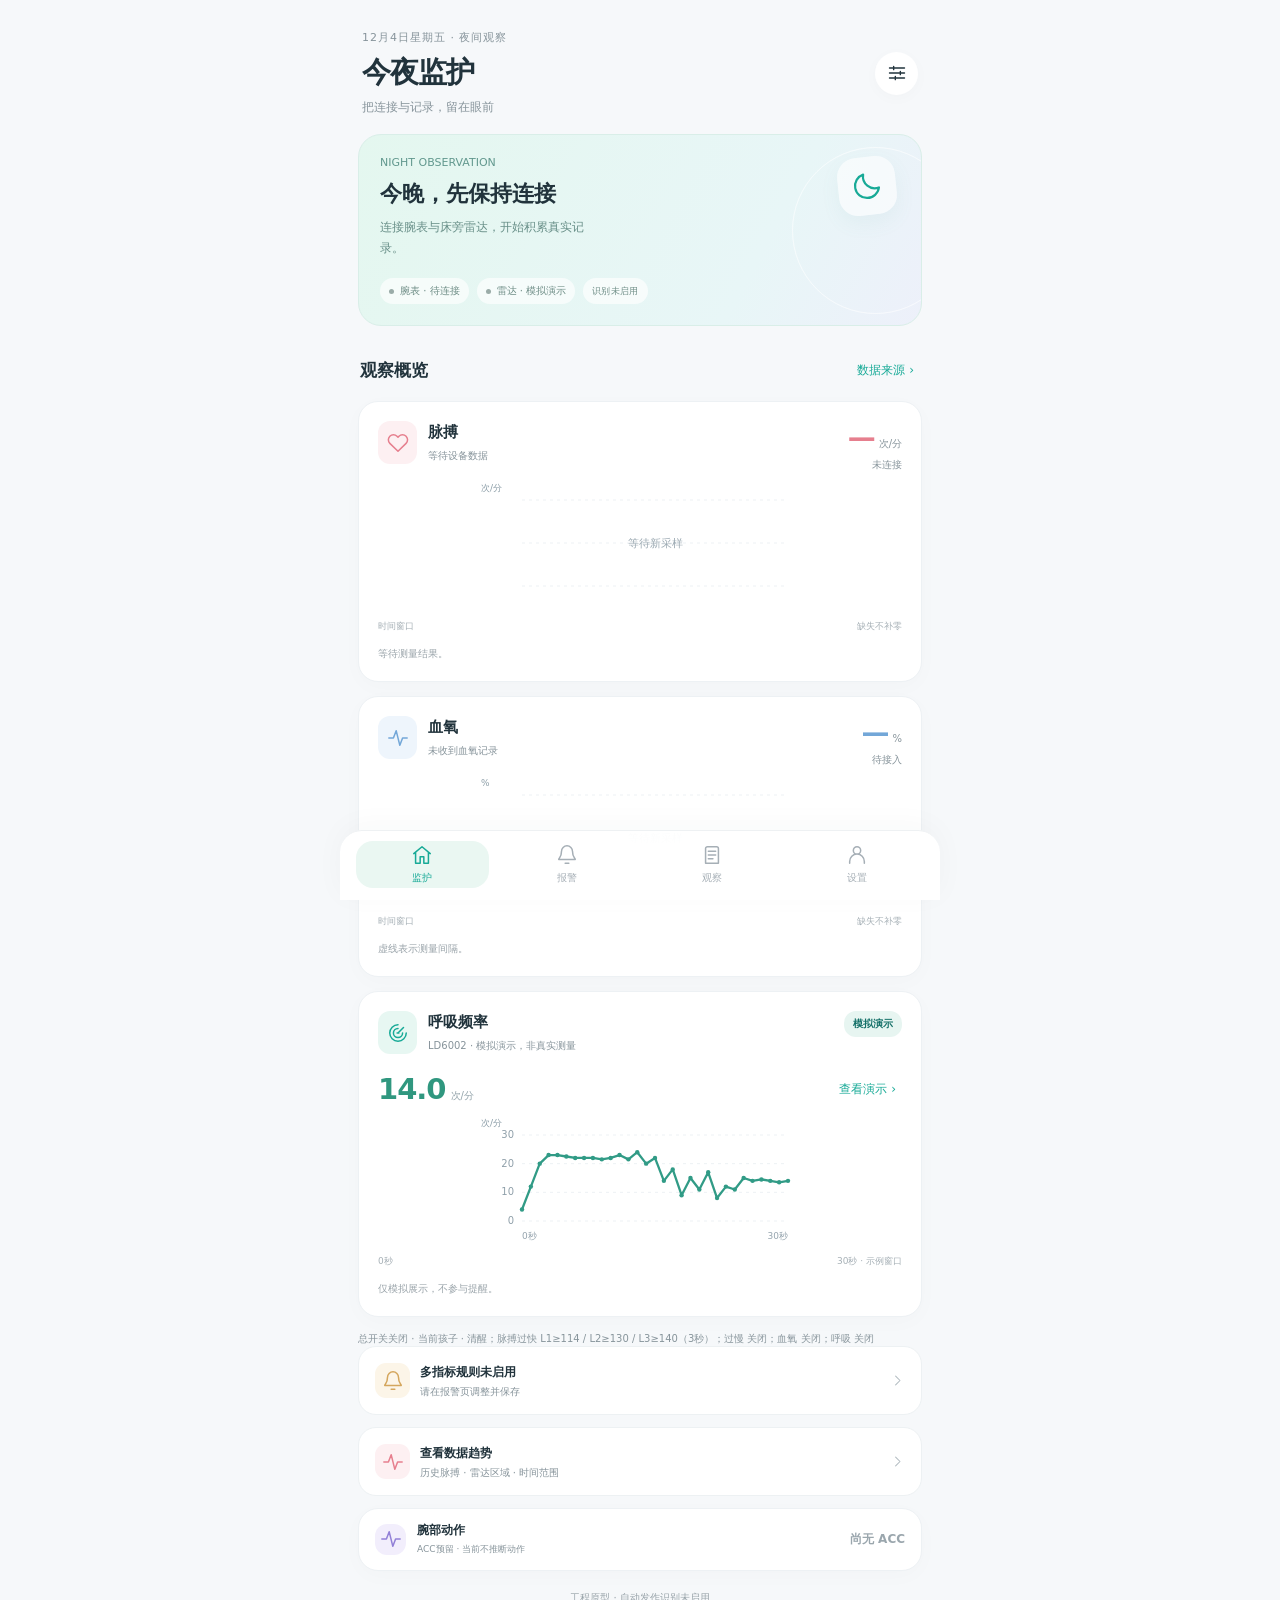
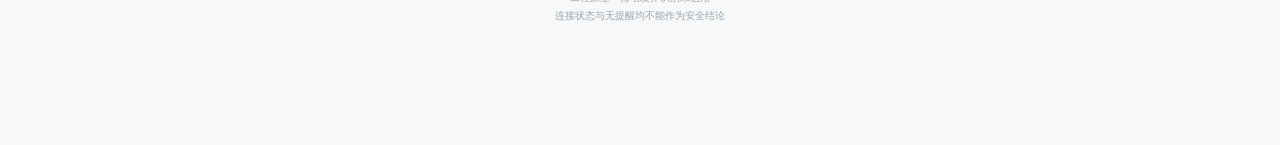
<file: android/app/src/main/assets/app.html>
<!doctype html>
<html lang="zh-CN"><head><meta charset="utf-8"><meta name="viewport" content="width=device-width,initial-scale=1,viewport-fit=cover"><meta http-equiv="Content-Security-Policy" content="default-src 'none'; script-src 'unsafe-inline'; style-src 'unsafe-inline'; img-src data:; connect-src 'none'; frame-src 'none'; base-uri 'none'; form-action 'none'"><title>夜间守护</title>
<style>
::-webkit-scrollbar{width:0;height:0}
:root{--mint:#18aa97;--teal:#126f67;--ink:#21333c;--muted:#87949b;--bg:#f6f8fa;--line:#edf1f3;--purple:#9280d7;--rose:#e67f8e;--sky:#73a7d8;--gold:#d4a65d}*{box-sizing:border-box;-webkit-tap-highlight-color:transparent}body{margin:0;background:var(--bg);color:var(--ink);font-family:system-ui,-apple-system,"Noto Sans CJK SC","Microsoft YaHei",sans-serif;font-size:15px}button,input,textarea,select{font:inherit}button{cursor:pointer;border:0;background:none;color:inherit}button:focus-visible,input:focus-visible,textarea:focus-visible,select:focus-visible{outline:2px solid var(--mint);outline-offset:3px}svg{display:block}h1,h2,h3,p{margin:0}h1{font-size:29px;line-height:1.25;letter-spacing:-1px;font-weight:750}h2{font-size:18px;font-weight:700}h3{font-size:15px}small{font-size:11px}header{padding:27px 22px 18px;display:flex;justify-content:space-between;align-items:center;max-width:600px;margin:auto}.eyebrow{font-size:11px;color:var(--muted);letter-spacing:1px;margin-bottom:9px}.round{width:43px;height:43px;border-radius:50%;background:white;display:grid;place-items:center;box-shadow:0 3px 15px #142c3406}.round svg{width:20px;height:20px}.top-actions{display:flex;align-items:center;gap:9px}.badge{font-size:10px;background:#e7f5f1;color:var(--teal);padding:6px 9px;border-radius:12px;font-weight:600}.subhead{color:var(--muted);font-size:12px;margin-top:9px}main{max-width:600px;margin:auto;padding:0 18px 110px}.page[hidden],.subpage[hidden],[hidden]{display:none!important}.hero{background:linear-gradient(118deg,#e4f7ef,#e8f6f7 70%,#edf0fa);border:1px solid #d9eee8;border-radius:23px;padding:21px;position:relative;overflow:hidden;min-height:177px}.hero:after{content:'';position:absolute;width:165px;height:165px;border-radius:50%;border:1px solid #ffffff99;right:-38px;top:12px}.hero-top{display:flex;justify-content:space-between;position:relative;z-index:1}.hero .kicker{font-size:11px;color:#62988e;margin-bottom:10px}.hero h2{font-size:22px;font-weight:750}.hero p{font-size:12px;color:#688f88;margin-top:8px;line-height:1.7;max-width:220px}.moon-art{width:58px;height:58px;background:#ffffff99;border-radius:19px;display:grid;place-items:center;transform:rotate(-6deg);color:var(--mint);margin-right:4px;margin-top:1px;box-shadow:0 8px 20px #5fa59712}.moon-art svg{width:32px;height:32px}.hero-bottom{display:flex;gap:8px;margin-top:20px;position:relative;z-index:1}.chip{display:inline-flex;align-items:center;gap:6px;border-radius:20px;padding:6px 9px;font-size:10px;white-space:nowrap;background:#ffffffaa;color:#6e8d86}.dot{width:5px;height:5px;border-radius:50%;background:#9aaca8}.dot.active{background:#19ad96}.section-head{display:flex;align-items:center;justify-content:space-between;margin:26px 2px 13px}.section-head h2{font-size:17px}.text-link{font-size:12px;color:var(--mint);min-height:36px}.card{background:#fff;border-radius:20px;padding:19px;margin-bottom:14px;box-shadow:0 5px 22px #24343e05;border:1px solid #edf1f4}.card-head{display:flex;justify-content:space-between;align-items:flex-start}.identity{display:flex;align-items:center;gap:11px}.icon-tile{display:grid;place-items:center;width:39px;height:43px;border-radius:12px;flex:none}.icon-tile svg{width:22px;height:22px}.mint{background:#e7f7f2;color:var(--mint)}.rose{background:#fdf0f2;color:var(--rose)}.purple{background:#f2eefc;color:var(--purple)}.sky{background:#eef5fc;color:var(--sky)}.gold{background:#fcf5e8;color:var(--gold)}.meta{font-size:10px;color:var(--muted);margin-top:6px;line-height:1.5}.metric{text-align:right}.metric strong{font-size:28px;font-weight:700;letter-spacing:-1px}.metric span{font-size:10px;margin-left:4px;color:var(--muted)}.metric .label{font-size:10px;color:var(--muted);margin-top:4px}.rose-text{color:var(--rose)}.mint-text{color:var(--mint)}.purple-text{color:var(--purple)}.sky-text{color:var(--sky)}.divider{height:1px;background:var(--line);margin:16px 0}.chart{height:82px;position:relative;margin-top:16px}.chart svg{width:100%;height:100%}.chart-empty{position:absolute;inset:0;display:grid;place-items:center;color:#a0aab0;font-size:11px}.chart-caption{display:flex;justify-content:space-between;color:#a5afb5;font-size:9px;margin-top:7px}.note{display:flex;gap:6px;align-items:flex-start;color:#9aa4aa;font-size:10px;line-height:1.6;margin-top:13px}.note svg{width:12px;height:12px;flex:none;margin-top:2px}.row{display:flex;gap:12px}.row>.card{flex:1;min-width:0;padding:16px}.mini-card .icon-tile{width:33px;height:33px;border-radius:10px;margin-bottom:12px}.mini-card h3{font-size:12px}.mini-value{font-size:19px;margin-top:11px;font-weight:700}.mini-value.placeholder{color:#a0aab1;font-size:17px;font-weight:500}.mini-meta{font-size:10px;color:var(--muted);margin-top:5px;line-height:1.5}.quick{display:flex;align-items:center;justify-content:space-between;gap:12px;background:white;border-radius:18px;border:1px solid var(--line);padding:15px 16px;width:100%;text-align:left;margin-bottom:12px}.quick .icon-tile{width:35px;height:35px;border-radius:11px}.quick .identity{gap:10px}.quick strong{font-size:12px}.quick p{font-size:10px;color:var(--muted);margin-top:4px}.chevron{color:#b1bbc0;width:15px;height:15px}.quiet-note{font-size:10px;color:#98a3a9;line-height:1.8;text-align:center;margin:18px 10px 0}.nav{position:fixed;z-index:20;bottom:0;left:0;right:0;background:#ffffffed;backdrop-filter:blur(18px);border-top:1px solid #eef1f3;display:flex;justify-content:space-around;padding:10px 10px max(12px,env(safe-area-inset-bottom));max-width:600px;margin:auto}.nav button{width:23%;min-height:47px;border-radius:17px;display:flex;flex-direction:column;align-items:center;justify-content:center;gap:5px;color:#a6afb6;font-size:10px}.nav button svg{height:22px;width:22px}.nav button.active{color:var(--mint);background:#eaf7f2}.pill-tabs{display:flex;gap:5px;background:#eaf0f2;border-radius:14px;padding:4px;margin:4px 0 20px}.pill-tabs button{flex:1;border-radius:11px;padding:10px;font-size:12px;color:#87949b}.pill-tabs .active{background:#fff;color:var(--ink);box-shadow:0 2px 6px #23384006}.empty{text-align:center;padding:35px 18px}.empty .illustration{width:66px;height:66px;background:#f1f8f5;border-radius:23px;margin:0 auto 19px;display:grid;place-items:center;color:#8ccbbb}.empty .illustration svg{width:29px;height:29px}.empty h3{font-size:15px}.empty p{font-size:11px;color:var(--muted);line-height:1.8;margin-top:9px}.primary,.secondary,.danger-soft{width:100%;border-radius:15px;min-height:47px;padding:13px 15px;font-size:13px;font-weight:600;display:flex;justify-content:center;align-items:center;gap:8px;margin-top:13px}.primary{background:var(--mint);color:white;box-shadow:0 6px 15px #18aa9719}.secondary{background:#edf7f3;color:var(--teal)}.danger-soft{background:#fcf0ed;color:#bc806b}.primary svg,.secondary svg{width:17px;height:17px}.outline{border:1px solid #e3ebe8;background:white;box-shadow:none;color:#64857c}.assistant-hero{text-align:center;padding:23px 15px 20px}.assistant-orb{width:69px;height:69px;margin:0 auto 17px;border-radius:24px;display:grid;place-items:center;background:linear-gradient(140deg,#e8faf0,#e6edfc);color:#6f9dbe;box-shadow:0 12px 25px #8faeb214}.assistant-orb svg{width:32px;height:32px}.assistant-hero h2{font-size:23px}.assistant-hero p{font-size:12px;color:var(--muted);line-height:1.8;margin-top:10px}.suggestions{display:flex;flex-wrap:wrap;gap:8px;margin:18px 0}.suggestions button{background:#fff;border:1px solid #e9edf1;border-radius:12px;padding:10px 12px;font-size:11px;color:#657b87;min-height:39px}label{display:block;color:#6b7f89;font-size:12px;line-height:1.7;margin-top:15px}input,textarea,select{display:block;width:100%;border:1px solid #e6edef;border-radius:12px;background:#f9fbfc;padding:12px;color:var(--ink);font-size:13px;margin-top:7px;outline:none}textarea{resize:vertical;min-height:87px;line-height:1.7}.check{display:flex;align-items:flex-start;gap:8px;font-size:10px;color:#91a0a8}.check input{width:15px;height:15px;flex:none;margin:3px 0 0;accent-color:var(--mint)}.answer{white-space:pre-wrap;overflow-wrap:anywhere;font-size:12px;line-height:1.9;color:#6b7e88;margin-top:16px;max-height:450px;overflow:auto}.answer:empty{display:none}.profile{display:flex;align-items:center;gap:14px;padding:13px 3px 25px}.avatar{width:60px;height:60px;background:linear-gradient(130deg,#dcf3e7,#e6f3f9);border-radius:21px;display:grid;place-items:center;color:#66b59e}.avatar svg{width:29px;height:29px}.profile h2{font-size:21px}.profile p{font-size:11px;color:var(--muted);margin-top:7px}.list{background:white;border-radius:19px;border:1px solid var(--line);overflow:hidden;margin:15px 0}.list button{width:100%;display:flex;align-items:center;justify-content:space-between;padding:17px 16px;min-height:59px;border-bottom:1px solid var(--line);text-align:left}.list button:last-child{border:0}.list .identity{gap:12px;font-size:12px}.list .identity>svg{height:19px;width:19px;color:var(--mint)}.backline{display:flex;align-items:center;gap:11px;padding:0 0 20px}.backline button{min-height:42px;min-width:42px;border-radius:50%;background:#fff;display:grid;place-items:center}.backline button svg{width:18px;height:18px}.backline h2{font-size:21px}.sub-description{font-size:11px;line-height:1.9;color:var(--muted);margin:0 3px 15px}.status-row{display:flex;align-items:center;justify-content:space-between;padding:13px 0;gap:12px;font-size:12px;border-bottom:1px solid var(--line)}.status-row:last-child{border:0}.status-row span{color:var(--muted)}.status-row strong{font-size:11px;color:#698177;font-weight:500;text-align:right}.toast{position:fixed;bottom:95px;left:24px;right:24px;max-width:520px;margin:auto;z-index:60;background:#24463f;color:white;padding:14px 17px;border-radius:15px;box-shadow:0 6px 25px #23443b20;font-size:12px;line-height:1.7;pointer-events:none}.modal{position:fixed;inset:0;background:#142b3550;z-index:50;display:flex;align-items:flex-end;justify-content:center;padding:20px 12px}.sheet{width:100%;max-width:550px;border-radius:25px;background:#fff;padding:23px;max-height:85vh;overflow:auto}.sheet-head{display:flex;justify-content:space-between;align-items:center;margin-bottom:5px}.sheet-head button{min-width:40px;min-height:40px;color:var(--muted);font-size:22px}.observation{border-left:3px solid #b3dfd2;padding-left:13px}.observation p{font-size:12px;line-height:1.9;margin-top:9px;white-space:pre-wrap}.observation .meta{margin-top:8px}.detail-actions{display:flex;gap:8px;flex-wrap:wrap;margin-top:13px}.detail-actions button{border:1px solid #e2ece7;border-radius:10px;padding:9px 10px;font-size:10px;color:#729589}.connection-state{display:flex;align-items:center;gap:6px;font-size:10px;color:#8da29a;margin-top:12px}.connection-state .dot{background:#b5c1bd}.summary-grid{display:grid;grid-template-columns:repeat(3,1fr);gap:8px;margin:17px 0}.summary-item{background:#f5f9f7;border-radius:12px;padding:15px 8px;text-align:center}.summary-item strong{font-size:21px;color:var(--mint)}.summary-item span{display:block;font-size:10px;color:var(--muted);margin-top:5px}.bubble{font-size:10px;padding:5px 8px;border-radius:10px;background:#f3f5f8;color:#8d9ca5}.question-label{font-size:12px;line-height:1.9;color:#65847a}.data-error{color:#ba807d;font-size:11px;line-height:1.8}.mono{font-family:ui-monospace,monospace;font-size:10px;white-space:pre-wrap;overflow-wrap:anywhere;color:#90a0a8}#devMarker{font-size:9px;letter-spacing:.3px}.header-page-actions{display:flex;align-items:center;gap:8px}.small-button{background:#fff;color:#6d8e83;border:1px solid #e3ece7;padding:9px 13px;border-radius:12px;font-size:11px;min-height:39px}@media(min-width:620px){header{padding-top:30px}main{padding-bottom:120px}.nav{border-radius:22px 22px 0 0;box-shadow:0 -5px 30px #243d3508}}@media(prefers-reduced-motion:no-preference){.page,.subpage{animation:enter .18s ease-out}@keyframes enter{from{opacity:.4;transform:translateY(5px)}to{opacity:1;transform:none}}}
</style><style>
.rules-hero{background:linear-gradient(125deg,#e6f7ef,#eef0fb)}.rules-tabs{display:flex;gap:8px;margin:14px 0}.rules-tabs button{flex:1;border:0;border-radius:14px;background:#f0f3f6;padding:12px;color:#667c86}.rules-tabs button.active{background:#139b88;color:white}.rule-row{padding:15px 0;border-top:1px solid #edf1f4}.rule-row:first-child{border:0}.rule-row .row{align-items:center;gap:10px;margin:6px 0}.rule-row input[type=number]{width:100px;min-width:0;padding:9px;font-size:16px}.rule-row input[type=range]{width:100%;accent-color:#169d87;padding:0;height:28px;border:0;background:transparent}.rule-label{display:flex;justify-content:space-between;align-items:center;gap:10px}#ruleEditor input[type=range]{padding:0;border:0;width:100%;appearance:none;-webkit-appearance:none;border-radius:10px;background:#e4e9ef;height:6px;margin:18px 0}#ruleEditor input[type=range]::-webkit-slider-thumb{appearance:none;-webkit-appearance:none;width:22px;height:22px;border-radius:50%;background:white;border:2px solid var(--range-color,#169d87);box-shadow:0 2px 5px #18323e20}.rule-row .pair{display:flex;gap:12px;align-items:center}.rule-row select{padding:8px;max-width:180px}.rule-grid{display:grid;grid-template-columns:1fr 1fr;gap:12px}.rule-grid label{min-width:0}.rule-grid input:not([type=checkbox]){width:100%!important}.rule-grid .rule-toggle{align-self:center;font-size:13px;line-height:1.6}.rule-grid .rule-toggle input{flex:none;margin:0;width:22px;height:22px}.rule-toggle{display:flex;gap:8px;align-items:center;font-weight:700}.rule-toggle input{width:22px;height:22px;accent-color:#159c89}.rule-save{position:sticky;bottom:86px;z-index:5;background:rgba(246,248,250,.96);padding:10px 0 3px}.dirty-note{color:#a26927}.rules-editor-note{font-size:12px;line-height:1.7;color:#6e838e}.rule-low{background:#fff5f3;padding:13px;border-radius:17px}.rule-baseline{background:linear-gradient(125deg,#e6f9f2,#f0eafb)}
</style><style>
/* V8: compact editor density without removing any persisted controls. */
#alarms>.rules-hero{padding:12px 14px;margin-bottom:10px}#alarms .rules-hero h2{font-size:17px}#alarms .rules-hero .sub-description{margin:6px 0;font-size:10px}#savedRuleStatus{max-height:32px;overflow:auto;font-size:9px}
#ruleEditor .card{padding:13px 14px;margin-bottom:10px}#ruleEditor h3{font-size:14px}#ruleEditor label{font-size:11px;margin-top:5px;line-height:1.5}#ruleEditor input:not([type=range]):not([type=checkbox]),#ruleEditor select{margin-top:3px;border-radius:10px;padding:7px 8px;min-height:32px;font-size:12px}#ruleEditor .rule-grid{gap:10px}#ruleEditor .rules-tabs{margin:8px 0 4px;gap:6px}#ruleEditor .rules-tabs button{padding:8px;font-size:12px;border-radius:10px;min-height:34px}
#ruleEditor .rule-toggle{display:flex;align-items:center;justify-content:space-between;flex-direction:row-reverse;gap:8px;min-height:28px;margin-top:4px;font-size:12px;color:#334e59}#ruleEditor .rule-toggle input{appearance:none;-webkit-appearance:none;width:34px!important;height:20px;min-height:20px;border:0;border-radius:20px;background:#dce5e8;position:relative;flex:none;margin:0;padding:0;cursor:pointer}#ruleEditor .rule-toggle input::after{content:'';position:absolute;width:16px;height:16px;left:2px;top:2px;background:white;border-radius:50%;box-shadow:0 1px 4px #0002}#ruleEditor .rule-toggle input:checked{background:#169e8a}#ruleEditor .rule-toggle input:checked::after{left:16px}
#ruleEditor .compact-band{display:grid;grid-template-columns:73px minmax(65px,1fr) 68px;align-items:center;gap:9px;border-bottom:1px solid #f0f3f4;padding:8px 0}#ruleEditor .compact-band strong{font-size:11px}#ruleEditor .band-range{display:block;font-size:9px;color:#8a9ca6;margin-top:3px}#ruleEditor .pair{display:flex;align-items:center;gap:4px;min-width:0}#ruleEditor .pair input[type=number]{width:52px;min-width:0;margin:0;font-size:12px}#ruleEditor .pair .meta{font-size:9px;white-space:nowrap;margin:0}#ruleEditor input[type=range]{margin:10px 0;height:5px}#ruleEditor input[type=range]::-webkit-slider-thumb{width:18px;height:18px}#ruleEditor .compact-limit{display:grid;grid-template-columns:1fr 83px;gap:12px;align-items:center;padding:5px 0}#ruleEditor .rule-options{align-items:end;margin-top:3px}#ruleEditor .hold-compact{display:flex;align-items:center;justify-content:space-between;gap:6px;margin-top:5px}#ruleEditor .rule-options label{margin-top:2px}#ruleEditor .rule-options select{width:100%;font-size:10px}#ruleEditor .rule-low{padding:8px 10px;margin-top:9px;border-radius:12px}#ruleEditor .small-button{padding:5px 9px;font-size:10px;min-height:29px}#ruleEditor .compact-note{font-size:9px;line-height:1.45;margin-top:6px}#ruleEditor .resp-compact .rule-grid input[type=range]{margin:8px 0}#ruleEditor details summary{display:flex;justify-content:space-between;align-items:center;font-size:11px;color:#5e8177;cursor:pointer}#ruleEditor details[open] summary{margin-bottom:8px}.rules-help{font-size:10px;line-height:1.6}#ruleEditor .rule-save{position:static;padding:2px 0 7px;background:transparent}#ruleEditor .rule-save .primary{min-height:42px;padding:10px;margin-top:6px}#ruleEditor .rule-save .meta{font-size:9px}#ruleEditor .rule-save #discardRules{font-size:10px;margin-top:5px}
.vital-chart{height:132px!important;margin-top:9px}.vital-chart svg{display:block;width:100%;height:100%}.resp-reading{display:flex;justify-content:space-between;align-items:center;margin-top:17px}.resp-reading strong{font-size:29px;letter-spacing:-1px;color:#30977f}.resp-reading span{font-size:10px;color:#93a3aa;margin-left:5px}.acc-strip{display:flex;align-items:center;justify-content:space-between;padding:13px 16px;gap:10px}.acc-strip strong{font-size:12px;color:#9aa6ad}.acc-strip h3{font-size:12px}.acc-strip .icon-tile{width:31px;height:31px}.acc-strip .meta{margin-top:4px;font-size:9px}
</style><style>
#ruleEditor input[type=number]{appearance:textfield;-moz-appearance:textfield}#ruleEditor input[type=number]::-webkit-inner-spin-button,#ruleEditor input[type=number]::-webkit-outer-spin-button{-webkit-appearance:none;margin:0}#ruleEditor .compact-band{grid-template-columns:73px minmax(65px,1fr) 64px}#ruleEditor .compact-band .pair input[type=number]{width:64px;padding:6px;text-align:center;font-size:13px}#ruleEditor .compact-band .pair .meta{display:none}#ruleEditor .metric-options{margin-top:5px;padding-top:4px;border-top:1px solid #edf1f3}#ruleEditor .metric-options>summary{min-height:24px;font-size:10px;color:#748d86}#ruleEditor .metric-options>summary span{font-size:10px;color:#2c9682}#ruleEditor .metric-options[open]>summary{margin-bottom:4px}#ruleEditor .plan-compact{padding-top:9px;padding-bottom:9px}#ruleEditor .plan-compact .rules-tabs{margin:5px 0}#ruleEditor .plan-compact .rules-help{font-size:9px;margin-top:5px}#ruleEditor .compact-note{font-size:9px}
</style><style>
/* V9: one-screen-focused thresholds, larger feedback controls. */
body:has(#alarms:not([hidden])) header{padding-top:14px;padding-bottom:8px}body:has(#alarms:not([hidden])) header .eyebrow,body:has(#alarms:not([hidden])) #pageSubtitle{display:none}body:has(#alarms:not([hidden])) header h1{font-size:25px}
#ruleEditor .card{padding:7px 12px;margin-bottom:6px;border-radius:17px}#ruleEditor .card-head{margin-bottom:0}#ruleEditor h3{font-size:13px}#ruleEditor .plan-compact .rule-grid{align-items:center}#ruleEditor label{margin-top:0;font-size:10px}#ruleEditor input:not([type=range]):not([type=checkbox]),#ruleEditor select{min-height:28px;padding:4px 6px;margin-top:1px}#ruleEditor .rules-tabs{margin:3px 0!important}#ruleEditor .rules-tabs button{min-height:28px;padding:4px;font-size:11px}#ruleEditor .rule-toggle{min-height:24px;margin-top:0;font-size:12px}#ruleEditor .compact-band{padding:3px 0;gap:7px}#ruleEditor .compact-band .pair input[type=number]{padding:3px;min-height:27px}#ruleEditor .band-range{margin-top:1px}#ruleEditor input[type=range]{margin:5px 0}#ruleEditor .hold-compact{margin-top:2px}#ruleEditor .rule-low{padding:4px 7px;margin-top:4px}#ruleEditor .compact-limit{padding:1px 0}#ruleEditor .metric-options{margin-top:2px;padding-top:1px}#ruleEditor .metric-options>summary{min-height:20px}#ruleEditor .resp-compact .rule-grid input[type=range]{margin:4px 0}#ruleEditor .compact-note{margin-top:2px}#ruleEditor .rule-baseline,#ruleEditor>.rules-help{padding:5px 12px;margin-bottom:3px}#ruleEditor .rule-save{padding:0}#ruleEditor .rule-save .primary{min-height:36px;padding:7px;margin-top:2px}#ruleDraftStatus{margin:2px 0;font-size:9px}#ruleEditor .rule-save #discardRules{margin:1px 0;padding:2px}#ruleSaveError:empty{display:none}
#alarms>.section-head{margin:12px 0 7px;gap:6px}#alarms>.section-head h2{font-size:16px;white-space:nowrap}.demo-levels{display:flex;gap:5px}.demo-levels button{min-height:34px;padding:6px 8px;border-radius:10px;border:0;font-size:11px;font-weight:600}.demo-l1{background:#e4f5ef;color:#258b77}.demo-l2{background:#fff1d7;color:#9a7427}.demo-l3{background:#fce7e2;color:#b95b4c}
#alarmList .alert-event{padding:16px;margin-bottom:10px}#alarmList .alert-event textarea{height:48px;min-height:48px;padding:9px 11px;margin:8px 0;resize:vertical;font-size:12px}#alarmList .alert-feedback{display:grid;grid-template-columns:1fr 1fr 1fr;gap:8px;margin-top:2px}#alarmList .alert-feedback button{min-height:46px;padding:10px 3px;font-size:14px;font-weight:600;border-radius:12px}#alarmList .alert-feedback button:nth-child(1){background:#eaf5f1;color:#298975}#alarmList .alert-feedback button:nth-child(2){background:#fce9e5;color:#b65e50}#alarmList .alert-feedback button:nth-child(3){background:#f1f3f7;color:#687783}
</style><style>
#ruleEditor .plan-compact{padding:5px 12px}#ruleEditor .plan-compact .rules-help{margin-top:1px}#ruleEditor .compact-band{padding:1px 0}#ruleEditor .compact-band .pair input[type=number]{min-height:25px}#ruleEditor .pulse-compact .hold-compact{min-height:25px}#ruleEditor .rule-low{padding:2px 6px;margin-top:2px}#ruleEditor .metric-options>summary{min-height:18px}#ruleEditor .card{padding-top:5px;padding-bottom:5px;margin-bottom:4px}#ruleEditor .compact-note{display:none}#ruleEditor .resp-compact .rule-grid>label{display:grid;grid-template-columns:20px 1fr;align-items:center;gap:2px}#ruleEditor .resp-compact .rule-grid>label>input[type=range]{grid-column:1 / -1}#ruleEditor .rule-save .text-link{font-size:9px}#ruleEditor .rule-save .meta{line-height:1.2}#ruleEditor .rule-save .primary{margin-top:0}
</style></head>
<body>
<header><div><div class="eyebrow" id="dateLine">夜间观察 · 每一份记录都有迹可循</div><h1 id="pageTitle">今夜监护</h1><div class="subhead" id="pageSubtitle">把连接与记录，留在眼前</div></div><div class="top-actions"><button class="round" data-open="devices" aria-label="设备与连接"><i data-icon="sliders"></i></button></div></header>
<main>
<section class="page" id="home">
  <div class="hero"><div class="hero-top"><div><div class="kicker">NIGHT OBSERVATION</div><h2 id="heroTitle">今晚，先保持连接</h2><p id="heroNote">连接腕表与床旁雷达，开始积累真实记录。</p></div><div class="moon-art"><i data-icon="moon"></i></div></div><div class="hero-bottom"><span class="chip"><b class="dot" id="watchDot"></b><span id="watchChip">腕表 · 待连接</span></span><span class="chip"><b class="dot" id="radarDot"></b><span id="radarChip">雷达 · 待连接</span></span><span class="chip" id="devMarker">识别未启用</span></div></div>
  <div class="section-head"><h2>观察概览</h2><button class="text-link" data-open="data">数据来源 ›</button></div>
<div class="card vital-card" id="pulseCard"><div class="card-head"><div class="identity"><div class="icon-tile rose"><i data-icon="heart"></i></div><div><h3>脉搏</h3><div class="meta" id="hrMeta">等待设备数据</div></div></div><div class="metric"><strong class="rose-text" id="hrValue">—</strong><span>次/分</span><div class="label" id="hrSource">未连接</div></div></div><div class="chart vital-chart" id="hrChart"></div><div class="chart-caption"><span id="chartStart">时间窗口</span><span id="chartEnd">不填补采样空窗</span></div><div class="note"><span id="hrFootnote">等待测量结果。</span></div></div>
<div class="card vital-card" id="oxygenCard"><div class="card-head"><div class="identity"><div class="icon-tile sky"><i data-icon="activity"></i></div><div><h3>血氧</h3><div class="meta" id="spoMeta">等待血氧数据</div></div></div><div class="metric"><strong class="sky-text" id="spoValue">—</strong><span>%</span><div class="label" id="spoSource">待接入</div></div></div><div class="chart vital-chart" id="spoChart"></div><div class="chart-caption"><span id="spoFrom">时间窗口</span><span id="spoTo">缺失不补零</span></div><p class="note">虚线表示测量间隔。</p></div>
<div class="card vital-card" id="respCard"><div class="card-head"><div class="identity"><div class="icon-tile mint"><i data-icon="radar"></i></div><div><h3>呼吸频率</h3><p class="meta" id="radarMeta">LD6002 · 模拟演示，非真实测量</p></div></div><span class="badge">模拟演示</span></div><div class="resp-reading"><div><strong id="radarValue">14.0</strong><span>次/分</span></div><button class="text-link" data-open="radarDemo">查看演示 ›</button></div><div class="chart vital-chart" id="homeRespChart"></div><div class="chart-caption"><span>0秒</span><span>30秒 · 示例窗口</span></div><p class="note">仅模拟展示，不参与提醒。</p></div>
  <p class="meta" id="homeRuleSummary"></p><button class="quick" data-open="alarms"><div class="identity"><div class="icon-tile gold"><i data-icon="bell"></i></div><div><strong id="pulseBandTitle">自定义脉搏预警</strong><p id="pulseBandNote">L1 / L2 / L3 · 同档持续至少3秒</p></div></div><i class="chevron" data-icon="chevron"></i></button>
  <button class="quick" data-open="trends"><div class="identity"><div class="icon-tile rose"><i data-icon="activity"></i></div><div><strong>查看数据趋势</strong><p>历史脉搏 · 雷达区域 · 时间范围</p></div></div><i class="chevron" data-icon="chevron"></i></button><div class="card acc-strip"><div class="identity"><div class="icon-tile purple"><i data-icon="activity"></i></div><div><h3>腕部动作</h3><p class="meta">ACC预留 · 当前不推断动作</p></div></div><strong id="accValue">尚无 ACC</strong></div>
  <p class="quiet-note">工程原型 · 自动发作识别未启用<br>连接状态与无提醒均不能作为安全结论</p>
</section>
<section class="page" id="records" hidden><div class="pill-tabs"><button class="active" data-record="observations">观察记录</button><button data-record="alerts" hidden>提醒记录</button></div><div class="section-head"><h2 id="recordHeading">我的观察</h2><button class="small-button" id="addRecord">＋ 添加</button></div><div id="recordList"></div><button class="secondary" id="syncRecords"><i data-icon="sync"></i>同步本机观察到已配置服务</button><p class="quiet-note">人工记录与设备数据分别保存，不自动确认发作。</p></section>
<section class="page" id="assistant" hidden><div class="assistant-hero"><div class="assistant-orb"><i data-icon="sparkles"></i></div><h2>让记录，更容易理解</h2><p>帮你整理观察、数据与缺失信息<br>每次回顾，都知道依据在哪里</p></div><div class="suggestions"><button data-question="最近记录了什么？">最近记录了什么？</button><button data-question="哪些数据还没有接入？">哪些数据还没接入？</button><button data-question="帮我整理给家人的观察摘要。">整理观察摘要</button></div><div class="card"><label>这次想回顾什么<select id="scope"><option value="local">本机观察与 CSV 摘要 · 无需联网</option><option value="live_recent">服务端真实数据 · 最近一小时</option><option value="csv_latest">服务端最近导入的 CSV</option><option value="demo_recent">服务端合成演示 · 最近一小时</option></select></label><label>你的问题<textarea id="question" placeholder="例如：这段时间有哪些记录和数据缺口？" maxlength="2000"></textarea></label><label class="check"><input type="checkbox" id="modelConsent"><span>在服务端模式下，本次同意将所选窗口摘要与问题交给已配置 AI 服务。</span></label><button class="primary" id="ask"><i data-icon="sparkles"></i>整理摘要</button><div class="answer" id="answer"></div></div><p class="quiet-note">本机摘要不是 AI 回答。助手不诊断、不更改告警或用药。</p></section>
<section class="page" id="mine" hidden><div class="profile"><div class="avatar" style="overflow:hidden"><img src="[data-uri]" alt="星星盾牌" style="width:100%;height:100%;object-fit:cover"></div><div><h2>我的守护空间</h2><p>照护记录，由你掌握</p></div></div><div class="card"><div class="section-head" style="margin:0 0 15px"><h2>我的设备</h2><button class="text-link" data-open="devices">管理 ›</button></div><button class="quick" data-open="devices" style="border:0;padding:4px 0;box-shadow:none;margin:0"><div class="identity"><div class="icon-tile mint"><i data-icon="watch"></i></div><div><strong>COLMI P8 SE</strong><p id="mineWatch">腕表数据接入待验证</p></div></div><span class="bubble" id="mineWatchBadge">待接入</span></button><div class="divider"></div><button class="quick" data-open="devices" style="border:0;padding:4px 0;box-shadow:none;margin:0"><div class="identity"><div class="icon-tile sky"><i data-icon="radar"></i></div><div><strong>LD6002</strong><p>床旁服务端采集</p></div></div><span class="bubble" id="mineRadarBadge">待连接</span></button></div><div class="card"><h3>当前提醒方案</h3><p class="meta" id="mineRuleSummary"></p><button class="text-link" data-open="alarms">设置多指标阈值 ›</button></div><div class="card"><h3>数据来源</h3><label>当前查看<select id="sourceMode"><option value="live_device">服务 · 真实设备</option><option value="phone_ble">手机蓝牙 · 脉搏与血氧</option><option value="synthetic">合成数据 · 联调演示</option></select></label><p class="meta">演示与真实数据独立保存，切换来源不会合并。</p></div><div class="list"><button data-open="bluetooth"><div class="identity"><i data-icon="watch"></i>蓝牙腕表连接</div><i class="chevron" data-icon="chevron"></i></button><button data-open="data"><div class="identity"><i data-icon="file"></i>CSV 与数据来源</div><i class="chevron" data-icon="chevron"></i></button><button data-open="reminders" hidden><div class="identity"><i data-icon="bell"></i>提醒与通知测试</div><i class="chevron" data-icon="chevron"></i></button><button data-open="settings"><div class="identity"><i data-icon="settings"></i>连接设置</div><i class="chevron" data-icon="chevron"></i></button><button data-open="alarms"><div class="identity"><i data-icon="bell"></i>多指标阈值与系统通知</div><i class="chevron" data-icon="chevron"></i></button><button data-open="diagnostics"><div class="identity"><i data-icon="sliders"></i>连接诊断与导出</div><i class="chevron" data-icon="chevron"></i></button><button data-open="about"><div class="identity"><i data-icon="shield"></i>隐私与使用说明</div><i class="chevron" data-icon="chevron"></i></button></div><p class="quiet-note">夜间守护 0.8 · 联调原型<br>不读取通讯录；旧版安卓蓝牙扫描需定位权限</p></section>
<section class="subpage" id="data" hidden><div class="backline"><button data-back aria-label="返回"><i data-icon="back"></i></button><h2>CSV 与数据来源</h2></div><p class="sub-description">没有硬件也可以先查看 CSV。文件仅在本机预览，历史数据不会伪装成实时监测。</p><div class="card"><div class="identity"><div class="icon-tile mint"><i data-icon="file"></i></div><div><h3>导入观察数据</h3><div class="meta">UTF-8 · 最大8MB · 支持KidsO2与标准CSV</div></div></div><label>无时区CSV的导入时区<select id="csvOffset"><option value="+08:00">UTC+08:00（中国标准时间）</option><option value="+00:00">UTC+00:00</option></select></label><p class="meta">KidsO2原始时间未带时区，按此选择解析，原始CSV不改写。</p><button class="primary" id="pickCsv"><i data-icon="plus"></i>选择手机里的 CSV</button><button class="secondary" id="demoCsv">预览一份合成 CSV</button><input id="previewFile" type="file" accept=".csv,text/csv" hidden><div class="divider"></div><div class="meta">标准列 timestamp、pulse_rate、spo2；兼容heart_rate及KidsO2中文列。有 ACC 时需三轴与单位齐全。</div></div><div id="csvSummary"></div></section>
<section class="subpage" id="devices" hidden><div class="backline"><button data-back aria-label="返回"><i data-icon="back"></i></button><h2>设备与连接</h2></div><div class="card"><div class="identity"><div class="icon-tile mint"><i data-icon="watch"></i></div><div><h3>COLMI P8 SE</h3><div class="meta">腕表参考型号 · 原始接口待验证</div></div></div><div class="divider"></div><div class="status-row"><span>原厂 App</span><strong>Da Fit</strong></div><div class="status-row"><span>报告固件</span><strong>MOY-JK62-2.0.5</strong></div><div class="status-row"><span>脉搏数据</span><strong id="deviceWatchState">尚未收到</strong></div><div class="status-row"><span>原始 ACC</span><strong>可选 · 未验证</strong></div></div><div class="card"><div class="identity"><div class="icon-tile sky"><i data-icon="radar"></i></div><div><h3>LD6002 床旁雷达</h3><div class="meta">呼吸演示可用 · 真实接入待完成</div></div></div><div class="divider"></div><div class="status-row"><span>当前链路</span><strong id="deviceRadarState">尚未收到</strong></div><div class="status-row"><span>协议能力</span><strong>呼吸演示 / 真实接入待完成</strong></div><div class="meta" style="margin-top:12px">LD6002呼吸演示仅展示交互，真实协议尚未接入；不能用于患者状态判断。</div></div><button class="primary" data-open="radarDemo">连接LD6002 · 模拟演示</button><button class="secondary" data-open="settings">设置服务连接</button><button class="secondary" id="startReceiver">开始接收数据</button><button class="secondary outline" id="stopReceiver">停止接收</button><p class="quiet-note" id="deviceFootnote">手机只展示接收到的真实记录，不填补空窗。</p></section>
<section class="subpage" id="radarDemo" hidden><div class="backline"><button data-back aria-label="返回"><i data-icon="back"></i></button><h2>床旁呼吸观察</h2></div><div class="card" style="background:linear-gradient(125deg,#e9f6f0,#f1eef9)"><div class="card-head"><div><h3>LD6002 · 呼吸演示</h3><p class="meta">仅用于功能展示，未连接真实雷达</p></div><span class="badge">模拟演示</span></div><h2 id="radarDemoStatus" style="margin-top:22px">准备开始演示</h2><p class="sub-description" id="radarDemoNote">下方为预置模拟曲线，可直接查看；没有真实雷达测量。</p><button class="primary" id="connectRadarDemo">连接 · 模拟演示</button><button class="secondary outline" id="stopRadarDemo">结束演示</button></div><div class="card"><div class="card-head"><div><h3>呼吸频率</h3><p class="meta">合成数据 · 非患者测量</p></div><span class="badge">模拟演示</span></div><div style="margin:20px 0"><strong id="demoRespValue" style="font-size:48px;color:#278e7b">—</strong><span class="meta"> 次/分</span></div><div id="demoRespTrend" class="chart" style="height:135px"></div><p class="meta">示例数值不代表任何年龄的正常范围。</p></div><div class="card"><div class="card-head"><h3>呼吸变化示意</h3><span class="badge">模拟演示</span></div><div id="demoRespWave" class="chart" style="height:145px"></div><p class="meta">人工生成的示意波形，不是雷达回波或患者呼吸。</p></div><div class="card"><h3>操作步骤</h3><p class="sub-description">1. 点击“连接 · 模拟演示”。<br>2. 查看预置频率变化曲线；分析按钮仅演示流程。<br>3. 查看呼吸频率与示意曲线。<br>4. 点击“结束演示”停止动画，保留静态示例。</p><p class="meta">不改变手环连接，不触发报警，不保存或上传到患者记录。关闭App后需重新开始。</p></div></section>
<section class="subpage" id="settings" hidden><div class="backline"><button data-back aria-label="返回"><i data-icon="back"></i></button><h2>连接设置</h2></div><button class="secondary" data-open="radarDemo">LD6002呼吸演示 · 连接与分析</button><div class="card"><div class="identity"><div class="icon-tile sky"><i data-icon="link"></i></div><div><h3>连接服务</h3><div class="meta">仅在需要接收真实数据时配置</div></div></div><label>服务地址<input id="base" placeholder="http://127.0.0.1:8765" autocomplete="off"></label><label>家长访问码<input id="token" type="password" placeholder="留空以保留已保存的访问码" autocomplete="off"></label><label class="check"><input id="watchEnabled" type="checkbox"><span>腕表标准脉搏接入已验证，开启腕表链路故障提示。</span></label><button class="primary" id="saveConfig">保存设置</button><button class="secondary" id="testConnection">测试连接</button></div><div class="card"><h3>如何连接？</h3><p class="sub-description" style="margin-top:12px">USB 调试：服务端运行 adb reverse tcp:8765 tcp:8765，使用默认地址。<br><br>同一 Wi-Fi：填写服务端局域网 IP。正式远程服务使用 HTTPS。</p><div class="meta">访问码保存在 Android Keystore 加密存储中，不会回填到页面。</div></div></section>
<section class="subpage" id="reminders" hidden><div class="backline"><button data-back aria-label="返回"><i data-icon="back"></i></button><h2>提醒与通知</h2></div><div class="card"><div class="identity"><div class="icon-tile mint"><i data-icon="bell"></i></div><div><h3>一级 · 低打扰提醒</h3><div class="meta">先提示查看，保留家长自主复核</div></div></div><button class="secondary" id="demoLevel1">测试本机一级通知</button></div><div class="card"><div class="identity"><div class="icon-tile gold"><i data-icon="bell"></i></div><div><h3>二级 · 重点提醒</h3><div class="meta">检查手机通知权限、声音和横幅</div></div></div><button class="danger-soft" id="demoLevel2">测试本机二级通知</button></div><p class="quiet-note">按钮只发送手动演练通知，不表示设备识别到异常。<br>首次允许通知后，请再次点击。锁屏与勿扰效果需真机验证。</p><button class="secondary outline" id="serverDemo">服务端演练与反馈</button></section>
<section class="subpage" id="about" hidden><div class="backline"><button data-back aria-label="返回"><i data-icon="back"></i></button><h2>隐私与使用说明</h2></div><div class="card"><h3>只保留需要的功能</h3><p class="sub-description" style="margin-top:14px">围绕夜间观察、设备状态、事件记录和家长反馈设计。不包含运动商城、广告、表盘市场或社交排行。</p><div class="divider"></div><h3>数据由你选择</h3><p class="sub-description" style="margin-top:14px">CSV 默认本机预览；观察先保存在本机，需要时由你主动同步。模型分析需要单独勾选本次同意。没有模型时明确显示非 AI 摘要。</p><div class="divider"></div><h3>当前是工程原型</h3><p class="sub-description" style="margin-top:14px">自动发作识别停用。无数据、无提醒、区域无人或设备连接状态，都不代表患者安全或发作结论。</p></div></section>
<section class="subpage" id="serverEvents" hidden><div class="backline"><button data-back aria-label="返回"><i data-icon="back"></i></button><h2>服务端演练</h2></div><div class="card"><p class="sub-description">需要先配置服务连接。新建事件均标记为演练，反馈不会改变患者医学状态。</p><button class="secondary" id="serverLevel1">生成服务端一级演练</button><button class="danger-soft" id="serverLevel2">生成服务端二级演练</button><button class="secondary outline" id="refreshEvents">刷新服务端事件</button></div><div id="serverEventList"></div></section>
<section class="subpage" id="trends" hidden><div class="backline"><button data-back aria-label="返回"><i data-icon="back"></i></button><h2>数据趋势</h2></div><div class="card"><p class="meta" id="trendRuleSummary"></p><button class="text-link" data-open="alarms">调整提醒规则 ›</button></div><div class="pill-tabs" id="rangeTabs"><button data-hours="1" class="active">近1小时</button><button data-hours="6">6小时</button><button data-hours="24">24小时</button><button data-hours="168">7天</button></div><div class="card"><div class="card-head"><div><h3>脉搏变化</h3><p class="meta" id="trendOrigin">等待数据</p></div><span class="badge" id="trendCount">0 条</span></div><div class="chart" id="trendChart" style="height:120px"></div><div class="chart-caption"><span id="trendFrom">—</span><span id="trendTo">—</span></div><div class="summary-grid" id="trendMetrics"></div><p class="meta">采样空窗保留；统计值不用于医学判断。</p></div><div class="card"><div class="card-head"><h3>血氧变化</h3><span class="badge" id="oxyTrendCount">0条</span></div><p class="meta" id="oxyTrendOrigin">等待数据</p><div class="chart" id="oxyTrendChart" style="height:120px"></div><div class="chart-caption"><span id="oxyTrendFrom">—</span><span id="oxyTrendTo">—</span></div><div class="summary-grid" id="oxyTrendMetrics"></div><p class="meta">阈值以已保存方案为准；历史记录不重新触发报警。</p></div><div class="card"><h3>床旁区域记录</h3><p class="meta">仅表示雷达配置区域的占用，不确认目标身份</p><div id="areaTimeline" style="margin-top:17px"></div></div><div class="card"><h3>观察时间标记</h3><div id="trendNotes"></div></div><button class="secondary" id="refreshHistory">从服务端同步历史数据</button><p class="quiet-note" id="historyLimit">手机窗口最多2400条；服务每类最近600条，不等于完整连续覆盖。</p></section>
<section class="subpage" id="bluetooth" hidden><div class="backline"><button data-back aria-label="返回"><i data-icon="back"></i></button><h2>蓝牙腕表</h2></div><div class="card"><div class="identity"><div class="icon-tile mint"><i data-icon="watch"></i></div><div><h3>发现你的腕表</h3><p class="meta">BLE · 标准脉搏服务</p></div></div><p class="sub-description" style="margin-top:15px">先扫描，再选择腕表。若不提供标准脉搏服务，会明确提示私有协议待适配。</p><button class="primary" id="scanBle">扫描附近蓝牙设备</button><button class="secondary outline" id="disconnectBle">断开连接</button><p class="meta" id="bleMessage">尚未扫描</p><div class="divider"></div><h3>血氧接入</h3><p class="meta" id="bleOxygenMessage">连接后自动检查标准PLX和Moyoung通道</p><button class="secondary" id="measureOxygen">启动一次血氧测量</button><button class="secondary" id="measurePulse">启动一次脉搏测量</button><button class="secondary outline" id="stopMeasurement">停止主动测量</button><p class="meta">JX630两项不能并行；血氧通常约50–59秒返回。测血氧时脉搏预警无采样覆盖；本版单次测量结束后需手动再次启动。</p></div><div id="bleDevices"></div><details class="card"><summary>蓝牙收发诊断</summary><pre id="bleTrace" style="white-space:pre-wrap;overflow-wrap:anywhere;font-size:11px">暂无日志</pre><button class="secondary" id="exportBleTrace">导出蓝牙日志</button><p class="meta">日志仅保存在本机，含设备标识和测量值；自行选择是否提供给开发组。</p></details><p class="quiet-note">用户启动后由前台服务接收，保留常驻通知。系统强制停止、省电限制及锁屏送达需真机验证。<br>正式夜间采集优先由床旁服务端承担。</p></section>
<section class="subpage" id="diagnostics" hidden><div class="backline"><button data-back aria-label="返回"><i data-icon="back"></i></button><h2>连接诊断与导出</h2></div><div class="card"><h3>链路状态</h3><div class="answer" id="diagnosticText">点击下方检查</div><button class="secondary" id="runDiagnostics">检查当前配置</button></div><div class="card"><h3>导出本机记录</h3><p class="sub-description" style="margin-top:12px">导出当前来源最近2400条设备记录与最近200条人工观察为 CSV，自选保存位置。文件可能含健康记录，请自行保管。</p><button class="primary" id="exportRecords">保存记录 CSV</button></div><div class="card"><h3>床旁服务端 → 手机</h3><div class="status-row"><span>雷达</span><strong>LD6002 · 当前仅提供模拟演示</strong></div><div class="status-row"><span>腕表</span><strong>BLE → 床旁服务端</strong></div><div class="status-row"><span>传输</span><strong>同一 Wi-Fi → 家长手机</strong></div><p class="meta">当前每5秒查询状态与历史，不是厂商推送。</p></div></section>
<section class="page" id="alarms" hidden><p id="savedRuleStatus" hidden></p><div id="ruleEditor"></div><div hidden><input type="checkbox" id="enablePulseAlerts"><button id="savePulseAlerts">旧版设置兼容</button></div><div class="section-head"><h2>提醒记录</h2><div class="demo-levels"><button class="demo-l1" data-demo-level="1">预览L1</button><button class="demo-l2" data-demo-level="2">预览L2</button><button class="demo-l3" id="demoAlarm" data-demo-level="3">预览L3演示</button></div></div><div class="pill-tabs"><button data-alert-filter="all" class="active">全部</button><button data-alert-filter="pending">待处理</button><button data-alert-filter="handled">已处理</button></div><div id="alarmList"></div><p class="quiet-note">提醒不代表诊断；没有数据不表示安全。</p></section></main>
<nav class="nav" aria-label="主导航"><button data-tab="home" class="active"><i data-icon="home"></i><span>监护</span></button><button data-tab="alarms"><i data-icon="bell"></i><span>报警</span></button><button data-tab="records"><i data-icon="report"></i><span>观察</span></button><button data-tab="assistant" hidden><i data-icon="sparkles"></i><span>助手</span></button><button data-tab="mine"><i data-icon="user"></i><span>设置</span></button></nav>
<div class="toast" id="toast" hidden role="status"></div><div class="modal" id="recordModal" hidden><div class="sheet"><div class="sheet-head"><h2>添加观察</h2><button id="closeRecord" aria-label="关闭">×</button></div><p class="sub-description">先保存到本机，之后再决定是否同步。</p><label>发生时间<input id="occurred" type="datetime-local"></label><label>观察内容<textarea id="observation" maxlength="2000" placeholder="例如：翻身后醒来，已前往查看。"></textarea></label><button class="primary" id="saveRecord">保存观察</button></div></div>
<script>
'use strict';
if(!Element.prototype.replaceChildren)Element.prototype.replaceChildren=function(...nodes){while(this.firstChild)this.removeChild(this.firstChild);for(const n of nodes)this.append(n);};
const paths={home:'M3 10.5 12 3l9 7.5M5 9v12h5v-7h4v7h5V9',heart:'M20.8 4.6a5.5 5.5 0 0 0-7.8 0L12 5.7l-1.1-1.1a5.5 5.5 0 1 0-7.8 7.8L12 21l8.8-8.6a5.5 5.5 0 0 0 0-7.8Z',moon:'M20.8 14A8.8 8.8 0 0 1 10 3.2 9 9 0 1 0 20.8 14Z',radar:'M12 12 18 6M12 3a9 9 0 1 0 9 9M12 7a5 5 0 1 0 5 5M11 12h2',activity:'M2 12h5l3-8 4 16 3-8h5',report:'M7 3h10a2 2 0 0 1 2 2v16H5V5a2 2 0 0 1 2-2ZM8 8h8M8 12h8M8 16h5',edit:'m15 4 5 5M4 20l4-1L21 6a2 2 0 0 0-3-3L5 16l-1 4ZM13 20h8',sparkles:'m12 3 2.8 6.2L21 12l-6.2 2.8L12 21l-2.8-6.2L3 12l6.2-2.8L12 3ZM20 2v4M18 4h4',user:'M16 7a4 4 0 1 1-8 0 4 4 0 0 1 8 0ZM4 21v-2a8 8 0 0 1 16 0v2',watch:'M7 6h10v12H7ZM9 6V2h6v4M9 18v4h6v-4M10 10h4M10 14h2',file:'M14 2H5v20h14V7l-5-5ZM14 2v6h5M8 12h8M8 16h5',bell:'M18 8a6 6 0 0 0-12 0c0 7-3 7-3 9h18c0-2-3-2-3-9ZM10 21h4',settings:'m12 3 2 3 4-1 1 4 3 3-3 3-1 4-4-1-2 3-2-3-4 1-1-4-3-3 3-3 1-4 4 1 2-3ZM15 12a3 3 0 1 1-6 0 3 3 0 0 1 6 0Z',shield:'M12 3 3 6v6c0 5 9 10 9 10s9-5 9-10V6l-9-3ZM8 12l3 3 5-6',sliders:'M3 6h18M3 12h18M3 18h18M8 4v4M16 10v4M10 16v4',chevron:'m9 5 7 7-7 7',back:'m14 5-7 7 7 7',plus:'M12 4v16M4 12h16',info:'M12 11v6M12 7h.01M21 12a9 9 0 1 1-18 0 9 9 0 0 1 18 0Z',link:'m10 13 4-4M8 16l-2 2a4 4 0 0 1-6-6l5-5a4 4 0 0 1 6 0M16 8l2-2a4 4 0 0 1 6 6l-5 5a4 4 0 0 1-6 0',sync:'M20 7V3l-3 3a8 8 0 0 0-13 6M4 17v4l3-3a8 8 0 0 0 13-6'};
function icon(name){const svg=document.createElementNS('http://www.w3.org/2000/svg','svg');svg.setAttribute('viewBox','0 0 24 24');svg.setAttribute('fill','none');svg.setAttribute('stroke','currentColor');svg.setAttribute('stroke-width','1.65');svg.setAttribute('stroke-linecap','round');svg.setAttribute('stroke-linejoin','round');svg.setAttribute('aria-hidden','true');const p=document.createElementNS(svg.namespaceURI,'path');p.setAttribute('d',paths[name]||paths.info);svg.append(p);return svg;}
function icons(root=document){root.querySelectorAll('[data-icon]').forEach(el=>{const svg=icon(el.dataset.icon);if(el.className)svg.setAttribute("class",el.className);el.replaceWith(svg);});}
icons();
const $=id=>document.getElementById(id);let current='home',recordTab='observations',returnTab='mine',toastTimer;let state={status:{},observations:[],csv:{},config:{base:'http://127.0.0.1:8765',configured:false,watch:false},local_demo:{}};let seq=0;const pending=new Map();
const native=typeof window.GuardNative!=='undefined';
function toast(text){$('toast').textContent=text;$('toast').hidden=false;clearTimeout(toastTimer);toastTimer=setTimeout(()=>$('toast').hidden=true,4200);}
function time(stamp){if(!stamp)return'尚无时间';const d=new Date(stamp);return Number.isNaN(d.getTime())?'未知时间':d.toLocaleString('zh-CN',{month:'numeric',day:'numeric',hour:'2-digit',minute:'2-digit',hour12:false});}
function node(tag,text,className){const el=document.createElement(tag);if(text!==undefined)el.textContent=text;if(className)el.className=className;return el;}
function empty(title,note,symbol='report'){const card=node('div',undefined,'card empty'),art=node('div',undefined,'illustration');art.append(icon(symbol));card.append(art,node('h3',title),node('p',note));return card;}
const titles={home:['今夜监护','把连接与记录，留在眼前'],alarms:['提醒设置','多项指标 · 可调阈值'],records:['观察记录','记下发生的事，回看照护的细节'],assistant:['记录助手','有依据地整理，每一次观察'],mine:['设置','设备、数据与连接，由你管理']};
function show(page){const main=Object.prototype.hasOwnProperty.call(titles,page);if(!main)returnTab=Object.prototype.hasOwnProperty.call(titles,current)?current:returnTab;current=page;document.querySelectorAll('.page,.subpage').forEach(el=>el.hidden=el.id!==page);document.querySelectorAll('[data-tab]').forEach(b=>b.classList.toggle('active',b.dataset.tab===(main?page:returnTab)));$('pageTitle').textContent=main?titles[page][0]:'夜间守护';$('pageSubtitle').textContent=main?titles[page][1]:'设备与数据，保持清晰';window.scrollTo(0,0);if(page==='records')renderRecords();if(page==='settings'){$('base').value=state.config.base||'http://127.0.0.1:8765';$('watchEnabled').checked=!!state.config.watch;}render();}
document.querySelectorAll('[data-tab]').forEach(b=>b.onclick=()=>show(b.dataset.tab));document.querySelectorAll('[data-open]').forEach(b=>b.onclick=()=>show(b.dataset.open));document.querySelectorAll('[data-back]').forEach(b=>b.onclick=()=>show(returnTab));
function call(action,body={}){return new Promise((resolve,reject)=>{const id=String(++seq);pending.set(id,{resolve,reject});const payload={id,action,body};if(native)window.GuardNative.dispatch(JSON.stringify(payload));else preview(payload);});}
window.Guard={receive(message){const p=pending.get(message.id);if(!p)return;pending.delete(message.id);if(message.ok)p.resolve(message.result||{});else p.reject(new Error(message.error||'操作未完成'));}};
async function work(task){try{await task();}catch(e){toast(e.message||'操作失败，请重试');}}
async function refresh(){state=await call('state');render();}
function device(id){if(state.source&&state.source!=='live_device')return null;return (state.status.devices||[]).find(d=>d.device_id===id);}
function label(d){if(!d)return'待连接';const map={no_data:'尚无数据',stale:'数据已陈旧',invalid:'质量无效',receiving_unvalidated:'已收到数据'};return map[d.state]||'等待检查';}
function chart(series,source){drawMetricChart('hrChart',series,{color:'#df8495',unit:'次/分',fromId:'chartStart',toId:'chartEnd',gapMs:10000});}

let liveSeries=[];
function render(){const watch=device('watch-standard-hr'),radar=device('ld6004-local');const cached=state.status.phone_received_at&&Date.now()-state.status.phone_received_at>15000;const actualWatch=watch&&watch.state==='receiving_unvalidated'&&!cached&&!state.status.error;const actualRadar=radar&&radar.state==='receiving_unvalidated'&&!cached&&!state.status.error;
 $('watchChip').textContent='腕表 · '+(cached?'缓存陈旧':label(watch));$('radarChip').textContent='雷达 · '+(cached?'缓存陈旧':label(radar));$('watchDot').classList.toggle('active',!!actualWatch);$('radarDot').classList.toggle('active',!!actualRadar);$('heroTitle').textContent=actualWatch||actualRadar?'记录，正在逐步积累':'今晚，先保持连接';$('heroNote').textContent=actualWatch||actualRadar?'已收到设备记录。数据质量与适用性仍需验证。':'连接腕表与床旁雷达，开始积累真实记录。';
 const csv=state.csv||{};let series=[];if(actualWatch&&watch.latest&&watch.latest.sensor_type==='watch_hr'){const s=watch.latest;if(!liveSeries.some(p=>p.id===s.id))liveSeries.push({id:s.id,timestamp:s.observed_at,value:s.payload.value});liveSeries=liveSeries.slice(-60);series=liveSeries;$('hrValue').textContent=s.payload.value;$('hrSource').textContent='设备接收 · 质量'+(s.quality==='unknown'?'未知':s.quality);$('hrMeta').textContent=time(s.observed_at);$('hrFootnote').textContent='实时接收记录；无数据处不补齐，不据此判断发作。';}else if((csv.heart_rate_series||[]).length){series=csv.heart_rate_series;$('hrValue').textContent=series[series.length-1].value;$('hrSource').textContent=csv.origin_kind==='synthetic'?'合成 CSV · 非实时':'CSV 回放 · 非实时';$('hrMeta').textContent='来自已选择的本机 CSV';$('hrFootnote').textContent='历史或演示数据，仅回放查看；不触发实时提醒。';}else{$('hrValue').textContent='—';$('hrSource').textContent=cached?'缓存已陈旧':'未连接';$('hrMeta').textContent='等待设备数据';$('hrFootnote').textContent='等待测量结果。';$('chartStart').textContent='时间窗口';$('chartEnd').textContent='不填补采样空窗';}chart(series);
 $('radarValue').textContent=actualRadar?(radar.latest.sensor_type==='radar_area'?'已收到区域状态':'已收到位置数据'):(cached?'缓存陈旧':'等待连接');$('radarValue').classList.toggle('placeholder',!actualRadar);$('radarMeta').textContent=actualRadar?'仅表示数据链路，不确认孩子身份':'LD6002 · 真实接入待完成';$('accValue').textContent=csv.acc_samples>0?'CSV 含 ACC':'尚无 ACC';$('mineWatchBadge').textContent=label(watch);$('mineRadarBadge').textContent=label(radar);$('deviceWatchState').textContent=cached?'缓存陈旧':label(watch);$('deviceRadarState').textContent=cached?'缓存陈旧':label(radar);if(current==='records')renderRecords();renderCsv();}
function renderCsv(){const target=$('csvSummary');target.replaceChildren();const csv=state.csv||{};if(!csv.rows){target.append(empty('还没有导入数据','选择手机里的 CSV，或先用合成示例体验。','file'));return;}const card=node('div',undefined,'card');card.append(node('h3',csv.origin_kind==='synthetic'?'合成 CSV · 预览':'本机 CSV · 回放预览'),node('p',time(csv.window_from)+' — '+time(csv.window_to),'meta'));const grid=node('div',undefined,'summary-grid');for(const [n,label]of [[csv.heart_rate_samples,'脉搏记录'],[csv.spo2_samples,'血氧记录'],[csv.acc_samples,'ACC 记录']]){const item=node('div',undefined,'summary-item');item.append(node('strong',String(n||0)),node('span',label));grid.append(item);}card.append(grid,node('p','共 '+csv.rows+' 行 · ACC '+(csv.acc_samples>0?'有数据，未验证':'未提供，可选'),'meta'));const errors=csv.errors_first_20||[];if(errors.length)for(const e of errors)card.append(node('p','第 '+e.row+' 行：'+e.error,'data-error'));card.append(node('p','本机回放；曲线最多200点，不触发实时通知。','note'));target.append(card);}
document.querySelectorAll('[data-record]').forEach(b=>b.onclick=()=>{recordTab=b.dataset.record;document.querySelectorAll('[data-record]').forEach(x=>x.classList.toggle('active',x===b));renderRecords();});
function renderRecords(){const list=$('recordList');list.replaceChildren();$('recordHeading').textContent=recordTab==='alerts'?'提醒与演练':'我的观察';$('syncRecords').hidden=recordTab==='alerts';$('addRecord').hidden=recordTab==='alerts';if(recordTab==='alerts'){const demo=state.local_demo||{};if(!demo.created_at){list.append(empty('还没有提醒记录','你可以在“我的 → 提醒测试”手动体验通知。','bell'));return;}const card=node('div',undefined,'card');card.append(node('span','手动演练 · '+demo.level+'级','badge'),node('p',time(demo.created_at),'meta'),node('p','由你手动触发，不是设备识别结果。','sub-description'));if(demo.feedback)card.append(node('p','本机反馈：'+demo.feedback,'meta'));const actions=node('div',undefined,'detail-actions');for(const text of ['我已查看','我来接手','误报','不确定']){const b=node('button',text);b.onclick=()=>work(async()=>{await call('localFeedback',{feedback:text});await refresh();toast('反馈已保存到本机');});actions.append(b);}card.append(actions);list.append(card);return;}const records=state.observations||[];if(!records.length){list.append(empty('给观察留一个位置','设备还未连接，也可以先记下时间和观察。','edit'));return;}for(const record of records){const card=node('div',undefined,'card observation');card.append(node('h3',time(record.occurred_at)),node('p',record.text),node('div',(record.synced?'已同步到已配置服务':'保存在本机 · 未同步')+' · 人工观察','meta'));list.append(card);}}
function openRecord(){const now=new Date();$('occurred').value=new Date(now.getTime()-now.getTimezoneOffset()*60000).toISOString().slice(0,16);$('recordModal').hidden=false;}
$('addRecord').onclick=openRecord;$('closeRecord').onclick=()=>$('recordModal').hidden=true;
$('saveRecord').onclick=()=>work(async()=>{const text=$('observation').value.trim();if(!text)throw new Error('请先填写观察内容');const d=new Date($('occurred').value);if(Number.isNaN(d.getTime()))throw new Error('请选择有效时间');await call('saveObservation',{text,occurred_at:d.toISOString()});$('observation').value='';$('recordModal').hidden=true;await refresh();show('records');toast('已保存到本机');});
$('syncRecords').onclick=()=>work(async()=>{const r=await call('syncObservations');await refresh();toast('已同步 '+r.count+' 条观察');});
document.querySelectorAll('[data-question]').forEach(b=>b.onclick=()=>{$('question').value=b.dataset.question;});
$('ask').onclick=()=>work(async()=>{$('answer').textContent='正在整理所选记录…';try{const result=await call('ask',{question:$('question').value,scope:$('scope').value,consent:$('modelConsent').checked});$('answer').textContent=(result.mode==='model'?'AI 模型回答':'本地摘要 · 非 AI')+'\n\n'+result.answer;}catch(e){$('answer').textContent='暂时无法完成：'+e.message;throw e;}});
$('saveConfig').onclick=()=>work(async()=>{await call('configure',{base:$('base').value.trim(),token:$('token').value.trim(),watch:$('watchEnabled').checked});$('token').value='';await refresh();toast('设置已加密保存；接收服务如在运行请重新启动');});
$('testConnection').onclick=()=>work(async()=>{const r=await call('testConnection');await refresh();toast(r.live_enabled?'连接成功，真实数据入口已启用':'服务可达，真实数据入口尚未启用');});
$('startReceiver').onclick=()=>work(async()=>{const r=await call('start');toast(r.message||'已请求启动接收，请检查常驻通知');});$('stopReceiver').onclick=()=>work(async()=>{await call('stop');toast('已停止接收');});
for(const level of [1,2])$('demoLevel'+level).onclick=()=>work(async()=>{const r=await call('demo',{level});await refresh();toast(r.message||'已发送手动演练通知');});
$('serverDemo').onclick=()=>show('serverEvents');for(const level of [1,2])$('serverLevel'+level).onclick=()=>work(async()=>{await call('serverDemo',{level});await loadEvents();toast('服务端演练已生成');});$('refreshEvents').onclick=()=>work(loadEvents);
async function loadEvents(){const r=await call('events');const list=$('serverEventList');list.replaceChildren();if(!(r.events||[]).length){list.append(empty('暂无服务端演练','先配置服务，再生成一级或二级演练。','bell'));return;}for(const e of r.events){const card=node('div',undefined,'card');card.append(node('h3','手动演练 · '+e.level+'级'),node('p',time(e.created_at),'meta'));const actions=node('div',undefined,'detail-actions');for(const [value,text]of [['acknowledged','我来接手'],['confirmed_by_parent','家长确认'],['false_alarm','误报'],['uncertain','不确定']]){const b=node('button',text);b.onclick=()=>work(async()=>{await call('receipt',{event_id:e.id,status:value});toast('反馈已保存');});actions.append(b);}card.append(actions);list.append(card);}}
$('demoCsv').onclick=()=>work(async()=>{await call('demoCsv');await refresh();toast('已载入合成 CSV，仅作回放展示');});$('pickCsv').onclick=()=>{if(native)work(()=>call('pickCsv',{timezone_offset:$('csvOffset').value}));else $('previewFile').click();};
$('previewFile').onchange=()=>work(async()=>{const f=$('previewFile').files[0];if(!f)return;if(f.size>8000000)throw new Error('CSV最大8MB');const text=new TextDecoder('utf-8',{fatal:true}).decode(await f.arrayBuffer());state.csv=previewCsv(text);sessionStorage.setItem('guard-style-preview',JSON.stringify(state));render();toast('浏览器预览：文件未上传');});
window.Guard.back=()=>{if(!$('recordModal').hidden){$('recordModal').hidden=true;return;}if(current!=='home')show('home');else if(native)window.GuardNative.closeActivity();};
window.Guard.fileImported=()=>work(async()=>{await refresh();show('data');toast('CSV 已在本机完成预览');});
function previewCsv(text){const lines=text.trim().split(/\r?\n/);const header=lines[0].replace(/^\uFEFF/,'').split(',');const ti=header.indexOf('timestamp'),hi=header.indexOf('heart_rate');if(ti<0)throw new Error('预览需要 timestamp 列');const series=[];for(const row of lines.slice(1)){const c=row.split(',');if(hi>=0&&c[hi]&&!Number.isNaN(Number(c[hi]))&&!Number.isNaN(new Date(c[ti]).getTime()))series.push({timestamp:c[ti],value:Number(c[hi])});}return{source:'replay',origin_kind:'unspecified',rows:lines.length-1,heart_rate_samples:series.length,acc_samples:0,radar_area_samples:0,window_from:(series.length?series[0].timestamp:null),window_to:(series.length?series[series.length-1].timestamp:null),heart_rate_series:series,errors_first_20:[]};}
function preview(m){try{const saved=sessionStorage.getItem('guard-style-preview');if(saved)state=JSON.parse(saved);let result={};const b=m.body;switch(m.action){case'state':result=state;break;case'demoCsv':state.csv=previewCsv('timestamp,heart_rate\n2026-10-15T00:00:00+08:00,80\n2026-10-15T00:00:10+08:00,82\n2026-10-15T00:00:20+08:00,79\n2026-10-15T00:00:30+08:00,81\n2026-10-15T00:00:40+08:00,80');state.csv.origin_kind='synthetic';break;case'saveObservation':state.observations.unshift({id:String(Date.now()),text:b.text,occurred_at:b.occurred_at,synced:false});break;case'localFeedback':state.local_demo.feedback=b.feedback;break;case'demo':state.local_demo={created_at:new Date().toISOString(),level:b.level,source:'manual_preview'};result={message:'网页仅预览交互；安装 APK 后才能测试系统通知'};break;case'ask':result={mode:'local_summary',answer:'本机观察 '+state.observations.length+' 条。\nCSV 记录 '+(state.csv.rows||0)+' 行。\nACC '+(state.csv.acc_samples?'有导入记录，未验证':'尚未提供')+'。\n\n未连接设备，自动发作识别未启用。无数据不代表安全。'};break;default:throw new Error('此操作需安装 APK 并配置服务端服务；当前是界面预览。');}sessionStorage.setItem('guard-style-preview',JSON.stringify(state));window.Guard.receive({id:m.id,ok:true,result});}catch(e){window.Guard.receive({id:m.id,ok:false,error:e.message});}}
$('dateLine').textContent=new Date().toLocaleDateString('zh-CN',{month:'long',day:'numeric',weekday:'long'})+' · 夜间观察';
// This source is inlined by the preparation step; no network script is loaded.
let rangeHours=1;
function sourceName(){return({live_device:'床旁服务端 · 真实记录',phone_ble:'手机蓝牙 · 真实记录',synthetic:'合成演示 · 非患者数据'})[state.source||'live_device'];}
function selectedHistory(){return(state.history||[]).filter(r=>r.source===(state.source||'live_device')).sort((a,b)=>new Date(a.observed_at)-new Date(b.observed_at));}
function recentRows(){const rows=selectedHistory();const latest=rows.length?new Date(rows[rows.length-1].observed_at).getTime():Date.now();const anchor=state.source==='synthetic'?latest:Date.now();return rows.filter(r=>new Date(r.observed_at).getTime()>=anchor-rangeHours*3600000);}
function drawTrend(){
 const rows=recentRows(),hr=rows.filter(r=>r.sensor_type==='watch_hr'&&r.quality!=='invalid'&&Number.isFinite(Number(r.payload.value)));
 $('trendOrigin').textContent=sourceName();$('trendCount').textContent=hr.length+' 条';
 const target=$('trendChart');target.replaceChildren();
 if(hr.length){const svg=document.createElementNS('http://www.w3.org/2000/svg','svg');svg.setAttribute('viewBox','0 0 320 100');svg.setAttribute('preserveAspectRatio','none');const vals=hr.map(r=>Number(r.payload.value)),lo=Math.min(...vals)-4,hi=Math.max(...vals)+4;const start=new Date(hr[0].observed_at).getTime(),end=new Date(hr[hr.length-1].observed_at).getTime();let path='';hr.forEach((r,i)=>{const stamp=new Date(r.observed_at).getTime(),x=end===start?160:8+304*(stamp-start)/(end-start),y=90-80*(vals[i]-lo)/(hi-lo);path+=(i===0||stamp-new Date(hr[i-1].observed_at).getTime()>60000?'M':'L')+x.toFixed(1)+' '+y.toFixed(1)+' ';});const p=document.createElementNS(svg.namespaceURI,'path');p.setAttribute('d',path);p.setAttribute('fill','none');p.setAttribute('stroke','#e58d9a');p.setAttribute('stroke-width','2.3');svg.append(p);if(hr.length===1){const dot=document.createElementNS(svg.namespaceURI,'circle');dot.setAttribute('cx','160');dot.setAttribute('cy','50');dot.setAttribute('r','3');dot.setAttribute('fill','#e58d9a');svg.append(dot);}target.append(svg);$('trendFrom').textContent=time(hr[0].observed_at);$('trendTo').textContent=time(hr[hr.length-1].observed_at);const metrics=$('trendMetrics');metrics.replaceChildren();for(const [value,label]of [[Math.min(...vals),'最低 次/分'],[Math.round(vals.reduce((a,b)=>a+b,0)/vals.length),'样本均值 次/分'],[Math.max(...vals),'最高 次/分']]){const item=node('div',undefined,'summary-item');item.append(node('strong',value),node('span',label));metrics.append(item);}}
 else{target.append(node('div','所选时间内暂无脉搏记录','chart-empty'));$('trendMetrics').replaceChildren();$('trendFrom').textContent='—';$('trendTo').textContent='—';}
 const area=$('areaTimeline');area.replaceChildren();const radar=rows.filter(r=>r.sensor_type==='radar_area'&&r.quality!=='invalid').slice(-48);if(!radar.length)area.append(node('p','所选窗口暂无雷达区域记录','meta'));else{for(let a=0;a<4;a++){const line=node('div');line.style.cssText='display:flex;gap:3px;align-items:center;margin:10px 0';const label=node('span','区域 '+(a+1));label.style.cssText='font-size:10px;color:#8b9a9e;width:43px;flex:none';line.append(label);for(const r of radar){const bar=node('span');bar.style.cssText='flex:1;height:12px;border-radius:3px;background:'+(r.payload.areas[a]===1?'#85cbb8':'#eef2f4');bar.title=time(r.observed_at);line.append(bar);}area.append(line);}area.append(node('p',time(radar[0].observed_at)+' — '+time(radar[radar.length-1].observed_at)+' · 最近48次采样，绿色表示占用；非连续时长','meta'));}
 const notes=$('trendNotes');notes.replaceChildren();const marks=(state.observations||[]).filter(r=>new Date(r.occurred_at).getTime()>=Date.now()-rangeHours*3600000);if(!marks.length)notes.append(node('p','所选窗口暂无人工观察','meta'));else for(const r of marks.slice(0,8))notes.append(node('p',time(r.occurred_at)+' · '+r.text,'meta'));
}
const renderV2=render;
render=function(){
 renderV2();$('sourceMode').value=state.source||'live_device';
 const rows=selectedHistory(),hr=rows.filter(r=>r.sensor_type==='watch_hr'&&r.quality!=='invalid');
 if(hr.length){const latest=hr[hr.length-1],age=Date.now()-new Date(latest.observed_at).getTime(),fresh=age>=-5000&&age<15000;const synthetic=state.source==='synthetic';$('hrValue').textContent=latest.payload.value;$('hrSource').textContent=synthetic?'合成演示 · 非实时':(fresh?'设备记录 · 质量待验证':'历史记录 · 非实时');$('hrMeta').textContent=time(latest.observed_at);$('hrFootnote').textContent=synthetic?'合成数据仅用于联调与展示，不产生患者报警。':'按真实接收记录展示；采样空窗不补齐。';chart(hr.slice(-120).map(r=>({timestamp:r.observed_at,value:r.payload.value})));if(state.source==='phone_ble'){$('watchChip').textContent='腕表 · '+(fresh?'已收到记录':'数据已陈旧');$('watchDot').classList.toggle('active',fresh);}}
 if(state.source==='synthetic'){$('heroTitle').textContent='先了解，每一份记录';$('heroNote').textContent='当前为合成数据演示，设备仍未连接。';$('watchChip').textContent='腕表 · 演示未连接';$('radarChip').textContent='雷达 · 演示未连接';$('watchDot').classList.remove('active');$('radarDot').classList.remove('active');$('devMarker').textContent='合成演示';const radar=rows.filter(r=>r.sensor_type==='radar_area').slice(-1)[0];$('radarValue').textContent=radar?'区域演示':'等待演示';$('radarMeta').textContent='非真实设备 · 不确认患者状态';}else $('devMarker').textContent='识别未启用';
 if(current==='trends')drawTrend();
};
const showV2=show;
show=function(page){showV2(page);if(page==='bluetooth')work(refreshBle);if(page==='trends')drawTrend();};
async function refreshBle(){const r=await call('bleState');$('bleMessage').textContent=r.message||'尚未连接';const box=$('bleDevices');box.replaceChildren();if(!(r.devices||[]).length){box.append(empty('等待发现腕表','点击扫描，只连接你确认的目标设备。','watch'));return;}for(const d of r.devices){const b=node('button',undefined,'quick');const info=node('div');info.append(node('strong',d.name),node('p',d.address+' · '+d.rssi+' dBm','meta'));b.append(info,node('span',d.address===r.selected?'已选择':'连接','badge'));b.onclick=()=>work(async()=>{const result=await call('bleConnect',{address:d.address});$('bleMessage').textContent=result.message;});box.append(b);}}
function initV3(){
 $('sourceMode').onchange=()=>work(async()=>{await call('source',{source:$('sourceMode').value});await refresh();toast('已切换来源，真实与合成数据保持分开');});
 $('refreshHistory').onclick=()=>work(async()=>{await call('history');await refresh();toast('历史数据已同步到本机');});
 $('scanBle').onclick=()=>work(async()=>{await call('bleScan');await refreshBle();});$('disconnectBle').onclick=()=>work(async()=>{await call('bleDisconnect');await refreshBle();});
 $('runDiagnostics').onclick=()=>work(async()=>{const r=await call('diagnostics');$('diagnosticText').textContent='版本：'+r.version+'\n服务配置：'+(r.configured?'已保存':'未配置')+'\n后台接收：'+(r.receiver_running?'运行中':'未启动')+'\n来源：'+sourceName()+'\n本机窗口：'+r.stored_window_samples+' 条\n自动识别：未启用\n多指标分级：以已保存方案为准；呼吸真实接入待完成';});
 $('exportRecords').onclick=()=>work(async()=>{const r=await call('export');if(r.message)toast(r.message);});
 document.querySelectorAll('[data-hours]').forEach(b=>b.onclick=()=>{rangeHours=Number(b.dataset.hours);document.querySelectorAll('[data-hours]').forEach(x=>x.classList.toggle('active',x===b));drawTrend();});
 setInterval(()=>{if(!document.hidden&&current==='bluetooth')work(refreshBle);},2000);
}
// Browser-only visual preview. No fake device connection or system notification.
const previewV2=preview;
preview=function(m){const handled=['source','bleState','bleScan','bleDisconnect','diagnostics','history','export'];if(!handled.includes(m.action))return previewV2(m);try{const saved=sessionStorage.getItem('guard-style-preview');if(saved)state=JSON.parse(saved);let result={};if(m.action==='source'){state.source=m.body.source;state.history=state.history||[];if(state.source==='synthetic'&&!state.history.length){const at=Date.now();for(let i=0;i<100;i++){const timestamp=new Date(at-(99-i)*30000).toISOString();state.history.push({id:'preview-hr-'+i,source:'synthetic',sensor_type:'watch_hr',observed_at:timestamp,quality:'unknown',payload:{value:78+Math.round(4*Math.sin(i/9)+2*Math.sin(i/3)),unit:'bpm'}});state.history.push({id:'preview-radar-'+i,source:'synthetic',sensor_type:'radar_area',observed_at:timestamp,quality:'unknown',payload:{areas:[1,i%24>19?1:0,0,0]}});}}}
 else if(m.action.startsWith('ble'))result={devices:[],message:'网页不扫描蓝牙。请在 APK 中授权后扫描。'};
 else if(m.action==='diagnostics')result={version:'0.4 · 网页预览',configured:false,receiver_running:false,stored_window_samples:(state.history||[]).length};
 else throw new Error('请在 APK 中使用此功能，网页仅预览界面。');sessionStorage.setItem('guard-style-preview',JSON.stringify(state));window.Guard.receive({id:m.id,ok:true,result});}catch(e){window.Guard.receive({id:m.id,ok:false,error:e.message});}};

let alertFilter='all',alertSettingDirty=false;
function csvRowsForTrends(){const csv=state.csv||{};return [...(csv.heart_rate_series||[]).map(p=>({sensor_type:'watch_hr',source:'replay',quality:'unknown',observed_at:p.timestamp,payload:{value:p.value}})),...(csv.spo2_series||[]).map(p=>({sensor_type:'watch_spo2',source:'replay',quality:'unknown',observed_at:p.timestamp,payload:{value:p.value}}))].sort((a,b)=>new Date(a.observed_at)-new Date(b.observed_at));}
const recentV3=recentRows;
recentRows=function(){if(state.source==='phone_ble'||state.source==='live_device'||selectedHistory().length)return recentV3();const rows=csvRowsForTrends();if(!rows.length)return[];const anchor=new Date(rows[rows.length-1].observed_at).getTime();return rows.filter(r=>new Date(r.observed_at).getTime()>=anchor-rangeHours*3600000);};
function oxygenChart(targetId,points,fromId,toId,metricsId){drawMetricChart(targetId,points,{color:'#74a9ce',unit:'%',fromId,toId,metricsId,gapMs:60000,maximum:100});}

const drawTrendV3=drawTrend;
drawTrend=function(){drawTrendV3();const rows=recentRows(),oxygen=rows.filter(r=>r.sensor_type==='watch_spo2'&&r.quality!=='invalid'&&r.quality!=='poor');const label=selectedHistory().length?sourceName():'CSV回放 · 非实时';$('trendOrigin').textContent=label;$('oxyTrendOrigin').textContent=label;$('oxyTrendCount').textContent=oxygen.length+'条';oxygenChart('oxyTrendChart',oxygen.map(r=>({timestamp:r.observed_at,value:r.payload.value})),'oxyTrendFrom','oxyTrendTo','oxyTrendMetrics');};
function renderAlarmList(){
 if(document.activeElement&&document.activeElement.dataset.alertNote)return;
 const list=$('alarmList');list.replaceChildren();const records=(state.alerts||[]).filter(e=>alertFilter==='all'||e.state===alertFilter);
 if(!records.length){list.append(empty('暂无对应提醒','达到已设置条件后显示，也可预览演示。','bell'));return;}
 for(const e of records){const card=node('div',undefined,'card alert-event');card.style.borderColor=e.level===3?'#efc6bf':e.level===2?'#eddfb7':'#c8e7dc';const heading=node('div',undefined,'card-head');const left=node('div');left.append(node('span',e.is_demo?'模拟演示 · 非患者记录':'自定义提醒 · 非诊断','badge'),node('h2','L'+e.level+' · '+(e.title||(e.level===3?'脉搏重点提醒':e.level===2?'脉搏提醒':'脉搏轻度提示'))));left.lastChild.style.cssText='margin-top:13px;font-size:21px;color:'+(e.level===3?'#be6052':e.level===2?'#a07b32':'#298b76');heading.append(left);card.append(heading);
 const metric=node('div');metric.style.cssText='display:flex;align-items:baseline;gap:8px;margin:20px 0 12px';const number=node('strong',e.value);number.style.cssText='font-size:44px;line-height:1;color:'+(e.level===3?'#d57361':'#b79350');metric.append(number,node('span',(e.unit||'次/分')+' · '+(e.title||'脉搏'),'meta'));card.append(metric,node('p','持续 '+((e.duration_ms||0)/1000).toFixed(1)+' 秒 · '+time(e.observed_at||e.created_at),'meta'));
 if(e.rule_snapshot)card.append(node('p','当时方案：'+(e.profile_label||'当前孩子')+' · '+(e.profile==='sleep'?'睡眠':'清醒')+' · '+ruleEventSummary(e),'meta'));
 card.append(node('p',e.level===3?'请到场确认孩子状态，结合既定照护方案处理。':e.level===2?'请查看腕表与孩子状态，决定是否到场。':'已在App内留痕，不发送强提醒。','sub-description'));
 const delivery={in_app_only:'仅App内记录',in_app_demo_only:'仅演示界面；未发送系统通知',submitted_to_android:'已提交系统通知，实际送达受系统设置影响',permission_or_system_blocked:'系统通知权限受限；事件已保存',channel_blocked:'通知通道被关闭；事件已保存'};
 card.append(node('p',delivery[e.notification]||'通知状态待核对','meta'),node('p',e.state==='handled'?'已处理 · '+e.feedback+' · '+time(e.handled_at):'待反馈','meta'));
 if(e.state==='handled'&&e.note)card.append(node('p','备注：'+e.note,'sub-description'));
 if(e.state!=='handled'){const note=node('textarea');note.placeholder='备注（可选）';note.maxLength=1000;note.dataset.alertNote=e.id;note.setAttribute('aria-label','提醒处理备注');card.append(note);const actions=node('div',undefined,'detail-actions alert-feedback');for(const feedback of ['误报','确认发作','不确定']){const button=node('button',feedback);button.onclick=()=>work(async()=>{await call('alertFeedback',{id:e.id,feedback,note:note.value});await refresh();toast('反馈已保存');});actions.append(button);}card.append(actions);}
 list.append(card);}
}
const renderV3=render;
render=function(){renderV3();if(!alertSettingDirty)$('enablePulseAlerts').checked=!!state.alerts_enabled;const history=selectedHistory(),oxygen=history.filter(r=>r.sensor_type==='watch_spo2'&&r.quality!=='invalid'&&r.quality!=='poor');let points=oxygen.map(r=>({timestamp:r.observed_at,value:r.payload.value})),label='';
 if(points.length){const last=points[points.length-1],fresh=Date.now()-new Date(last.timestamp).getTime()<15000;label=state.source==='synthetic'?'合成演示 · 非实时':fresh?'设备接收 · 质量待核对':'历史记录 · 非实时';$('spoMeta').textContent=time(last.timestamp);$('spoValue').textContent=last.value;}
 else if(state.source!=='phone_ble'&&(state.csv.spo2_series||[]).length){points=state.csv.spo2_series;const last=points[points.length-1];$('spoValue').textContent=last.value;$('spoMeta').textContent=time(last.timestamp);label=state.csv.origin_kind==='synthetic'?'合成CSV · 非实时':'CSV回放 · 非实时';}
 else{$('spoValue').textContent='—';$('spoMeta').textContent='未收到血氧记录';label='待接入';} $('spoSource').textContent=label;oxygenChart('spoChart',points,'spoFrom','spoTo');
 const rule=state.rule||{},age=Date.now()-(rule.last||0),live=state.source==='phone_ble'||state.source==='live_device';let title='自定义脉搏预警',text='规则未启用；L1/L2/L3同档持续至少3秒';
 if(state.alerts_enabled){if(!live){title='回放 / 演示模式';text='不产生实时脉搏报警';}else if(age>15000||rule.band===undefined||rule.band<0){title='等待有效新采样';text='数据缺失或陈旧，不能归为L0';}else if(rule.band===0){title='L0 · 未触发高脉搏规则';text='不代表患者安全；继续观察实际状态';}else if(rule.last-rule.since>=3000&&rule.announced===rule.band){title='L'+rule.band+' · 自定义脉搏提醒';text='已记录，请在报警页查看和反馈';}else{title='L'+rule.band+' · 新采样确认中';text='同档累计至少3秒后记录，不重复计算缓存';}}
 $('pulseBandTitle').textContent=title;$('pulseBandNote').textContent=text;if(current==='alarms')renderAlarmList();
};
const refreshBleV3=refreshBle;
refreshBle=async function(){await refreshBleV3();const r=await call('bleState');$('bleOxygenMessage').textContent=r.oxygen_message||'连接后检查血氧服务';};
function initV4(){
 $('enablePulseAlerts').onchange=()=>{alertSettingDirty=true;};$('savePulseAlerts').onclick=()=>work(async()=>{const result=await call('alertsConfig',{enabled:$('enablePulseAlerts').checked});alertSettingDirty=false;await refresh();toast(result.message||'设置已保存');});
 $('measureOxygen').onclick=()=>work(async()=>{const r=await call('bleOxygen');$('bleOxygenMessage').textContent=r.oxygen_message||'请求已提交，请查看设备测量结果';});
 document.querySelectorAll('[data-demo-level]').forEach(b=>b.onclick=()=>work(async()=>{await call('alarmDemo',{level:Number(b.dataset.demoLevel)});alertFilter='all';document.querySelectorAll('[data-alert-filter]').forEach(x=>x.classList.toggle('active',x.dataset.alertFilter==='all'));await refresh();toast('演示已添加，不发送通知');}));
 document.querySelectorAll('[data-alert-filter]').forEach(b=>b.onclick=()=>{alertFilter=b.dataset.alertFilter;document.querySelectorAll('[data-alert-filter]').forEach(x=>x.classList.toggle('active',x===b));renderAlarmList();});
 window.Guard.openAlerts=()=>{show('alarms');};
}
const previewV3=preview;
preview=function(m){if(!['alertsConfig','alertFeedback','alarmDemo','bleOxygen','demoCsv'].includes(m.action))return previewV3(m);try{const saved=sessionStorage.getItem('guard-style-preview');if(saved)state=JSON.parse(saved);let result={};if(m.action==='alertsConfig'){state.alerts_enabled=m.body.enabled;state.rule={};result.message='网页只保存预览设置，不发送系统通知';}
 else if(m.action==='alarmDemo'){state.alerts=state.alerts||[];state.alerts.unshift({id:'demo-'+Date.now(),level:Number(m.body.level)||3,value:Number(m.body.level)===1?120:Number(m.body.level)===2?135:145,duration_ms:3000,observed_at:new Date().toISOString(),created_at:new Date().toISOString(),source:'synthetic',is_demo:true,state:'pending',notification:'in_app_demo_only'});}
 else if(m.action==='alertFeedback'){const row=(state.alerts||[]).find(e=>e.id===m.body.id);if(!row)throw new Error('提醒不存在');Object.assign(row,{state:'handled',feedback:m.body.feedback,note:m.body.note,handled_at:new Date().toISOString()});}
 else if(m.action==='bleOxygen'){result.oxygen_message='网页不连接蓝牙；请在APK中连接手环并验证血氧通道';}
 else if(m.action==='demoCsv'){state.csv=previewCsv('timestamp,pulse_rate,spo2\n2026-10-16T00:00:00+08:00,80,98\n2026-10-16T00:00:04+08:00,82,97\n2026-10-16T00:00:08+08:00,81,98\n2026-10-16T00:00:12+08:00,79,98');state.csv.origin_kind='synthetic';}
 sessionStorage.setItem('guard-style-preview',JSON.stringify(state));window.Guard.receive({id:m.id,ok:true,result});}catch(e){window.Guard.receive({id:m.id,ok:false,error:e.message});}};
previewCsv=function(text){const lines=text.trim().split(/\r?\n/).map(row=>row.split(',')),header=lines[0].map(h=>h.replace(/^\uFEFF/,''));const series=[],oxy=[],errors=[];let missing=0;const kids=header.includes('时间'),offset=$('csvOffset').value;
 for(let i=1;i<lines.length;i++){const row={};header.forEach((h,j)=>row[h]=lines[i][j]);let timestamp=kids?(row['时间']||'').replace(/\//g,'-').replace(' ','T')+offset:row.timestamp;const pulse=row.pulse_rate||row.heart_rate||row['脉率'],oxygen=row.spo2||row.blood_oxygen||row['血氧'];if(!timestamp||Number.isNaN(new Date(timestamp).getTime())){errors.push({row:i+1,error:'时间无效'});continue;}if(pulse&&pulse!=='--'&&Number.isFinite(Number(pulse)))series.push({timestamp,value:Number(pulse)});if(oxygen&&oxygen!=='--'&&Number(oxygen)>0&&Number(oxygen)<=100)oxy.push({timestamp,value:Number(oxygen)});if((!pulse||pulse==='--')&&(!oxygen||oxygen==='--'))missing++;}
 const all=[...series,...oxy].sort((a,b)=>new Date(a.timestamp)-new Date(b.timestamp));return{source:'replay',rows:lines.length-1,heart_rate_samples:series.length,spo2_samples:oxy.length,heart_rate_series:series.slice(0,200),spo2_series:oxy.slice(0,200),acc_samples:0,radar_area_samples:0,missing_rows:missing,window_from:all.length?all[0].timestamp:null,window_to:all.length?all[all.length-1].timestamp:null,origin_kind:'unspecified',errors_first_20:errors.slice(0,20)};};


// V5: All phone-BLE surfaces consume the same collector snapshot.
function blePresentation(r={}){
 const link=r.transport_connected===true, c=r.connection||'disconnected';
 let label=link?'已连接 · 暂无新数据':r.selected?'已断开':'未连接';
 if(c==='connecting')label='连接中';else if(c==='discovering')label='已连接 · 发现服务中';else if(c==='subscribing')label='已连接 · 订阅通知中';else if(c==='error')label='连接异常';
 else if(link&&(r.pulse_status==='LIVE_VALUE'||r.oxygen_status==='LIVE_VALUE'))label='正在接收数据';
 return {link,label,pulse:metricLabel(r.pulse_status,r.pulse_age_ms),oxygen:metricLabel(r.oxygen_status,r.oxygen_age_ms)};
}
function metricLabel(status,age){const labels={DISCONNECTED:'已断开',NOT_SCHEDULED:'当前未安排采集',WAITING:'已连接 · 等待测量数据',STALE:'历史值 · 已过期',LIVE_VALUE:'已收到新数据'};return (labels[status]||'等待设备数据')+(Number.isFinite(age)&&age>=0?' · '+Math.floor(age/1000)+'秒前':'');}
const renderV4=render;
render=function(){renderV4();if(state.source!=='phone_ble')return;const r=state.ble||{},p=blePresentation(r);
 for(const id of ['watchChip','mineWatchBadge','deviceWatchState'])$(id).textContent=p.label;
 $('watchDot').classList.toggle('active',p.link);$('heroTitle').textContent=p.link?'腕表已连接，关注采样覆盖':'今晚，先保持连接';$('heroNote').textContent=p.pulse+'；指标提醒以已保存方案为准。';
 $('mineWatch').textContent=(r.selected||'尚未选择腕表')+' · '+(r.message||'未启动蓝牙采集');
 $('hrSource').textContent=p.pulse;$('spoSource').textContent=p.oxygen;
 $('hrMeta').textContent=p.pulse;$('spoMeta').textContent=p.oxygen;
 const rows=selectedHistory(),pr=rows.filter(x=>x.sensor_type==='watch_hr'&&x.quality!=='invalid'),ox=rows.filter(x=>x.sensor_type==='watch_spo2'&&x.quality!=='invalid');
 $('hrValue').textContent=pr.length?pr[pr.length-1].payload.value:'—';$('spoValue').textContent=ox.length?ox[ox.length-1].payload.value:'—';
 chart(pr.map(x=>({timestamp:x.observed_at,value:x.payload.value})),'phone_ble');
 $('hrFootnote').textContent=r.mode==='oxygen'?'正在测血氧：脉搏采集暂停，不参与预警判断。':'只用新收到的有效脉搏采样按已保存时间确认；历史值不延续报警计时。';
 if(!p.link||r.pulse_status!=='LIVE_VALUE'){$('pulseBandTitle').textContent='脉搏监护未覆盖';$('pulseBandNote').textContent=p.pulse+'；不能归为L0。';}
 $('bleMessage').textContent=p.label+' · '+(r.message||'未启动蓝牙采集');
 $('bleOxygenMessage').textContent=(r.oxygen_message||'等待发现血氧通道')+' · 测量状态：'+(r.measurement_status||'NOT_SCHEDULED');
};
refreshBle=async function(){const r=await call('bleState');state.ble=r;$('bleTrace').textContent=(r.trace||[]).slice(-25).join('\n')||'暂无日志';render();const p=blePresentation(r);$('bleMessage').textContent=p.label+' · '+(r.message||'未连接');$('bleOxygenMessage').textContent=(r.oxygen_message||'连接后检查血氧服务')+' · '+(r.measurement_status||'NOT_SCHEDULED');const box=$('bleDevices');box.replaceChildren();
 if(!(r.devices||[]).length)box.append(empty('等待发现腕表','点击扫描，只连接你确认的目标设备。','watch'));
 for(const d of r.devices||[]){const b=node('button',undefined,'quick'),info=node('div');info.append(node('strong',d.name),node('p',d.address+' · '+d.rssi+' dBm','meta'));b.append(info,node('span',d.address===r.selected?p.label:'连接','badge'));b.onclick=()=>work(async()=>{await call('bleConnect',{address:d.address});await refresh();await refreshBle();});box.append(b);}
 const detail=node('p','制造商：'+(r.manufacturer||'待读取')+' · 固件：'+(r.firmware||'待读取')+' · 软件：'+(r.software||'待读取')+' · 脉搏通知：'+(r.pulse_subscribed?'已订阅':'未订阅')+' · 私有通知：'+(r.vendor_subscribed?'已订阅':'未订阅'),'meta');box.append(detail);
};
function initV5(){$('exportBleTrace').onclick=()=>work(async()=>{await call('export',{ble_diagnostics:true});toast('已完成导出操作');});for(const [id,action]of [['measurePulse','blePulse'],['measureOxygen','bleOxygen'],['stopMeasurement','bleStopMeasurement']])$(id).onclick=()=>work(async()=>{await call(action);await refresh();await refreshBle();});}


// UI-only synthetic radar presentation. Never enters native bridge, history or alarms.
let radarDemoStarted=null,radarDemoLastPoint=-1,radarDemoPoints=[];
// Approximate visual trajectory from the user reference, not extracted patient measurements.
function respiratoryReference(){const values=[4,12,20,23,23,22.5,22,22,22,21.5,22,23,21.5,24,20,22,14,18,9,15,11,17,8,12,11,15,14,14.5,14,13.5,14];return values.map((value,second)=>({timestamp:second*1000,value}));}
function radarDemoFrame(elapsed){const ready=elapsed>=10000;return ready?{ready:true,value:14}:{ready:false,remaining:Math.ceil((10000-elapsed)/1000)};}
function demoPlot(id,values,color){drawMetricChart(id,values.map((value,i)=>({timestamp:i*30000/Math.max(1,values.length-1),value})),{color,unit:'示意幅度',relative:true,allowNegative:true,gapMs:10000});}
function renderRadarDemo(){
 const reference=respiratoryReference();
 $('radarValue').textContent='14.0';$('radarValue').classList.remove('placeholder');$('radarMeta').textContent='LD6002 · 模拟演示，非真实测量';
 $('radarChip').textContent='雷达 · 模拟演示';$('mineRadarBadge').textContent='模拟演示';$('deviceRadarState').textContent='模拟展示 · 未真实连接';$('radarDot').classList.remove('active');
 drawMetricChart('homeRespChart',reference,{color:'#319b86',unit:'次/分',relative:true,gapMs:2000,yMin:0,yMax:30,ticks:[0,10,20,30],isDemo:true});
 drawMetricChart('demoRespTrend',reference,{color:'#319b86',unit:'次/分',relative:true,gapMs:2000,yMin:0,yMax:30,ticks:[0,10,20,30],isDemo:true});
 const phase=radarDemoStarted===null?0:(performance.now()-radarDemoStarted)/1000;
 demoPlot('demoRespWave',Array.from({length:160},(_,i)=>Math.sin((i/159*30+phase)*Math.PI*2*14/60)*.3+Math.sin(i*.8)*.025),'#9681bb');
 $('demoRespValue').textContent='14.0';
 if(radarDemoStarted===null){$('radarDemoStatus').textContent='呼吸曲线 · 模拟展示';$('radarDemoNote').textContent='参考图片走势生成，当前没有真实雷达测量。';return;}
 const f=radarDemoFrame(performance.now()-radarDemoStarted);$('radarDemoStatus').textContent=f.ready?'模拟分析完成 · 展示示例曲线':'演示连接已就绪 · 正在分析';$('radarDemoNote').textContent=f.ready?'仅为界面演示；数值和曲线不进入患者记录。':'演示分析中，约'+f.remaining+'秒；下方为预置示例曲线。';
}
const renderBeforeRadarDemo=render;render=function(){renderBeforeRadarDemo();renderRadarDemo();};
function initRadarDemo(){
 $('connectRadarDemo').onclick=()=>{radarDemoStarted=performance.now();render();};
 $('stopRadarDemo').onclick=()=>{radarDemoStarted=null;render();};
 setInterval(()=>{if(!document.hidden&&radarDemoStarted!==null&&current==='radarDemo')renderRadarDemo();},500);
}

// V7: editable draft never changes the native engine until an atomic validated save.
let ruleDraft=null,ruleDraftDirty=false,ruleEditorProfile='awake',ruleLoadedRevision='';
function defaultAlertSettings(){const p={high:{enabled:true,l1:114,l2:130,l3:140,hold_s:3},low:{enabled:false,threshold:null,level:2,hold_s:3},oxygen:{enabled:false,threshold:null,level:2,hold_s:3},resp:{enabled:false,lower:null,upper:null,level:2,hold_s:3}};return{schema:1,revision:'initial',enabled:false,label:'当前孩子',active:'awake',profiles:{awake:p,sleep:JSON.parse(JSON.stringify(p))}};}
function escapeRule(value){return String(value==null?'':value).replace(/[&<>"']/g,c=>({'&':'&amp;','<':'&lt;','>':'&gt;','"':'&quot;',"'":'&#39;'}[c]));}
function metricRuleSummary(p){const h=p.high,lo=p.low,o=p.oxygen,r=p.resp;return '脉搏过快 '+(h.enabled?'L1≥'+h.l1+' / L2≥'+h.l2+' / L3≥'+h.l3+'（'+h.hold_s+'秒）':'关闭')+'；过慢 '+(lo.enabled?'<'+lo.threshold+'次/分':'关闭')+'；血氧 '+(o.enabled?'<'+o.threshold+'%（'+(o.hold_s===0?'单次':o.hold_s+'秒')+'）':'关闭')+'；呼吸 '+(r.enabled?'<'+r.lower+' 或 >'+r.upper+'次/分':'关闭');}
function ruleEventSummary(e){const r=e.rule_snapshot;if(!r)return'历史规则';let t=e.metric==='pulse_high'?'L1≥'+r.l1+' / L2≥'+r.l2+' / L3≥'+r.l3:e.metric==='resp_high'?'>'+r.upper:e.metric==='resp_low'?'<'+r.lower:'<'+r.threshold;return t+' · '+(r.hold_s===0?'单次结果':r.hold_s+'秒确认')+' · 版本'+(e.rule_version||'').slice(0,8);}
function editorToggle(key,title,checked){return '<label class="rule-toggle"><input type="checkbox" data-rule="'+key+'" '+(checked?'checked':'')+'>'+title+'</label>';}
function editorNumber(key,value,min,max,unit){return '<div class="pair"><input type="number" inputmode="numeric" aria-label="'+key+'" data-rule="'+key+'" value="'+escapeRule(value)+'" min="'+min+'" max="'+max+'" step="1" placeholder="待设置"><span class="meta">'+unit+'</span></div>';}
function editorRange(key,value,min,max){const color=key==='high.l2'?'#bd9449':key==='high.l3'?'#ca7565':'#169d87';return '<input style="--range-color:'+color+'" type="range" aria-label="拖动'+key+'" data-range="'+key+'" min="'+min+'" max="'+Math.max(max,value||0)+'" value="'+(value==null?min:value)+'" step="1">';}
function editorHold(key,value,spot){return '<label class="hold-compact">确认时间'+editorNumber(key,value,spot?0:1,300,'秒')+'</label>';}
function editorLevel(key,value){return '<label>提醒等级 <select data-rule="'+key+'">'+[1,2,3].map(n=>'<option value="'+n+'" '+(value===n?'selected':'')+'>L'+n+' · '+(n===1?'仅App记录':n===2?'系统通知':'重点系统通知')+'</option>').join('')+'</select></label>';}
function rebuildRuleEditor(){const root=$('ruleEditor'),p=ruleDraft.profiles[ruleEditorProfile],h=p.high;root.innerHTML=
 '<div class="card plan-compact"><div class="rule-grid"><label>生效方案<select id="ruleActive"><option value="awake" '+(ruleDraft.active==='awake'?'selected':'')+'>清醒</option><option value="sleep" '+(ruleDraft.active==='sleep'?'selected':'')+'>睡眠</option></select></label><label class="rule-toggle"><input type="checkbox" id="ruleMaster" '+(ruleDraft.enabled?'checked':'')+'>启用提醒</label></div><div class="rules-tabs"><button type="button" data-edit-profile="awake" class="'+(ruleEditorProfile==='awake'?'active':'')+'">清醒方案</button><button type="button" data-edit-profile="sleep" class="'+(ruleEditorProfile==='sleep'?'active':'')+'">睡眠方案</button></div><details class="rules-help"><summary>方案与说明</summary><label>方案名称<input id="rulePlanName" maxlength="30" value="'+escapeRule(ruleDraft.label)+'"></label><p class="meta">手动选择生效状态，保存后应用；编辑页签不自动切换。L1仅记录，L2/L3请求系统通知。</p></details></div>'+
 '<div class="card pulse-compact"><div class="card-head"><h3>脉搏</h3><button class="small-button" id="restorePulse">恢复默认</button></div>'+editorToggle('high.enabled','过快提醒',h.enabled)+[1,2,3].map(n=>'<div class="compact-band"><div><strong style="color:'+['','#239b85','#b18a3b','#c66b5c'][n]+'">L'+n+' '+['','轻度','关注','重点'][n]+'</strong><span class="band-range" data-band="'+n+'"></span></div>'+editorRange('high.l'+n,h['l'+n],n,250)+editorNumber('high.l'+n,h['l'+n],n,65535,'起始')+'</div>').join('')+editorHold('high.hold_s',h.hold_s,false)+'<div class="rule-low">'+editorToggle('low.enabled','过慢下限',p.low.enabled)+'<div class="compact-limit">'+editorRange('low.threshold',p.low.threshold,1,150)+editorNumber('low.threshold',p.low.threshold,1,65535,'次/分')+'</div><details class="metric-options"><summary>时间与等级 <span data-option-summary="low"></span></summary><div class="rule-grid rule-options">'+editorHold('low.hold_s',p.low.hold_s,false)+editorLevel('low.level',p.low.level)+'</div></details></div></div>'+
 '<div class="card oxygen-compact">'+editorToggle('oxygen.enabled','血氧下限',p.oxygen.enabled)+'<div class="compact-limit">'+editorRange('oxygen.threshold',p.oxygen.threshold,1,100)+editorNumber('oxygen.threshold',p.oxygen.threshold,1,100,'%')+'</div><details class="metric-options"><summary>时间与等级 <span data-option-summary="oxygen"></span></summary><div class="rule-grid rule-options">'+editorHold('oxygen.hold_s',p.oxygen.hold_s,true)+editorLevel('oxygen.level',p.oxygen.level)+'</div></details></div>'+
 '<div class="card resp-compact">'+editorToggle('resp.enabled','呼吸频率',p.resp.enabled)+'<div class="rule-grid"><label>下限'+editorNumber('resp.lower',p.resp.lower,1,300,'次/分')+editorRange('resp.lower',p.resp.lower,1,80)+'</label><label>上限'+editorNumber('resp.upper',p.resp.upper,1,300,'次/分')+editorRange('resp.upper',p.resp.upper,1,80)+'</label></div><details class="metric-options"><summary>时间与等级 <span data-option-summary="resp"></span></summary><div class="rule-grid rule-options">'+editorHold('resp.hold_s',p.resp.hold_s,false)+editorLevel('resp.level',p.resp.level)+'</div></details><p class="meta compact-note">模拟呼吸不参与提醒。</p></div>'+
 '<details class="rules-help card"><summary>使用说明与个性化基线</summary><p class="meta">个性化基线暂未开放，当前按手动设置提醒。新增阈值请与医生确认，未填不能启用。规则只用于提醒，不诊断发作。持续时间需不同新采样确认，缺测/过期不补齐；血氧每轮一般仅一条结果，大于0秒可能无法满足连续确认。测血氧时脉搏采集暂停。方案备注并非患者身份识别，无独立医生账号。</p></details>'+
 '<div class="rule-save"><p id="ruleDraftStatus" class="meta"></p><button class="primary" id="saveAllRules">保存提醒设置</button><p class="meta" id="ruleSaveError" role="alert"></p><button class="text-link" id="discardRules">放弃未保存修改</button></div>';
 root.querySelectorAll('[data-rule]').forEach(el=>el.addEventListener('input',()=>{readRuleField(el.dataset.rule,el.type==='checkbox'?el.checked:el.value===' '?null:el.value===''?null:Number(el.value));updateRuleEditorHints();}));
 root.querySelectorAll('input[type=number]').forEach(el=>el.addEventListener('blur',updateRuleEditorHints));
 root.querySelectorAll('[data-range]').forEach(el=>el.addEventListener('input',()=>{readRuleField(el.dataset.range,Number(el.value));updateRuleEditorHints();}));
 $('rulePlanName').oninput=()=>{ruleDraft.label=$('rulePlanName').value;ruleDraftDirty=true;updateRuleEditorHints();};$('ruleActive').onchange=()=>{ruleDraft.active=$('ruleActive').value;ruleDraftDirty=true;updateRuleEditorHints();};$('ruleMaster').onchange=()=>{ruleDraft.enabled=$('ruleMaster').checked;ruleDraftDirty=true;updateRuleEditorHints();};
 root.querySelectorAll('[data-edit-profile]').forEach(el=>el.onclick=()=>{ruleEditorProfile=el.dataset.editProfile;rebuildRuleEditor();});
 $('restorePulse').onclick=()=>{const defaults=defaultAlertSettings().profiles.awake;ruleDraft.profiles[ruleEditorProfile].high=defaults.high;ruleDraft.profiles[ruleEditorProfile].low=defaults.low;ruleDraftDirty=true;rebuildRuleEditor();};
 $('discardRules').onclick=()=>{ruleDraft=JSON.parse(JSON.stringify(state.alert_settings||defaultAlertSettings()));ruleDraftDirty=false;rebuildRuleEditor();};
 $('saveAllRules').onclick=()=>work(async()=>{try{const result=await call('saveAlertSettings',{settings:ruleDraft});ruleDraft=JSON.parse(JSON.stringify(result.settings));ruleDraftDirty=false;ruleLoadedRevision=result.settings.revision;await refresh();rebuildRuleEditor();toast(result.message||'规则已保存');}catch(e){$('ruleSaveError').textContent=e.message;throw e;}});
 updateRuleEditorHints();
}
function readRuleField(path,value){const [metric,key]=path.split('.'),p=ruleDraft.profiles[ruleEditorProfile];p[metric][key]=value;ruleDraftDirty=true;
 if(metric==='high'&&['l1','l2','l3'].includes(key)&&Number.isInteger(value)&&value>=1&&value<=65535){const h=p.high;
 if(key==='l1'){h.l1=Math.min(value,65533);h.l2=Math.max(h.l2,h.l1+1);h.l3=Math.max(h.l3,h.l2+1);}else if(key==='l2'){h.l2=Math.max(2,Math.min(value,65534));h.l1=Math.min(h.l1,h.l2-1);h.l3=Math.max(h.l3,h.l2+1);}else{h.l3=Math.max(3,value);h.l2=Math.min(h.l2,h.l3-1);h.l1=Math.min(h.l1,h.l2-1);}}
}
function updateRuleEditorHints(){if(!ruleDraft)return;const p=ruleDraft.profiles[ruleEditorProfile],h=p.high;
 $('ruleEditor').querySelectorAll('[data-rule],[data-range]').forEach(el=>{const [metric,key]=(el.dataset.rule||el.dataset.range).split('.'),value=p[metric][key];if(el.type==='checkbox')el.checked=!!value;else if(el.dataset.range){if(value!=null){el.max=Math.max(Number(el.max),value);el.value=value;}const percent=value==null?0:100*(Number(el.value)-Number(el.min))/(Number(el.max)-Number(el.min));const color=el.style.getPropertyValue('--range-color')||'#169d87';el.style.background='linear-gradient(to right,'+color+' '+percent+'%,#e4e9ef '+percent+'%)';}else if(document.activeElement!==el)el.value=value==null?'':value;});
 $('ruleEditor').querySelectorAll('[data-band]').forEach(el=>{const n=Number(el.dataset.band);el.textContent=n===3?'≥'+h.l3+'次/分':h['l'+n]+'–'+(h['l'+(n+1)]-1)+'次/分';});
 $('ruleEditor').querySelectorAll('[data-option-summary]').forEach(el=>{const r=p[el.dataset.optionSummary];el.textContent=(r.hold_s===0?'单次':r.hold_s+'秒')+' · L'+r.level;});
 $('ruleDraftStatus').textContent=ruleDraftDirty?'有未保存修改；其他页面仍使用上次保存的规则':'已保存方案；只有新有效采样可触发提醒';$('ruleDraftStatus').classList.toggle('dirty-note',ruleDraftDirty);
}
const renderBeforeRules=render;render=function(){renderBeforeRules();const saved=state.alert_settings||defaultAlertSettings();
 if(!ruleDraft||(!ruleDraftDirty&&ruleLoadedRevision!==saved.revision)){if(!ruleDraft)ruleEditorProfile=saved.active;ruleDraft=JSON.parse(JSON.stringify(saved));ruleLoadedRevision=saved.revision;rebuildRuleEditor();}
 const p=saved.profiles[saved.active],context=saved.label+' · '+(saved.active==='sleep'?'睡眠':'清醒'),summary=(saved.enabled?'已启用':'总开关关闭')+' · '+context+'；'+metricRuleSummary(p);
 for(const id of ['homeRuleSummary','trendRuleSummary','mineRuleSummary'])$(id).textContent=summary;$('savedRuleStatus').textContent=(saved.enabled?'已启用':'总开关关闭')+' · '+context+' · 保存后应用';
 let title='多指标规则'+(saved.enabled?'已启用':'未启用'),note=saved.enabled?'等待新的有效采样；未覆盖指标不能判为正常':'请在报警页调整并保存';
 const states=state.metric_states||{},now=Date.now(),live=(state.source||'live_device')==='phone_ble'||(state.source||'live_device')==='live_device';
 if(saved.enabled&&live){const active=Object.values(states).filter(x=>now-x.last<15000&&x.band>0).sort((a,b)=>b.band-a.band);if(active.length){const x=active[0];title='L'+x.band+' · '+x.title;note=x.announced===x.band?'已记录提醒，请查看并反馈':'新采样确认中，未用缓存补足持续时间';}}
 if(!live){title='回放 / 演示模式';note='保存规则保留；回放与模拟数据不触发患者提醒';}
 $('pulseBandTitle').textContent=title;$('pulseBandNote').textContent=note;
};
const previewBeforeRules=preview;preview=function(m){if(m.action==='state'){state.alert_settings=state.alert_settings||defaultAlertSettings();return previewBeforeRules(m);}if(m.action!=='saveAlertSettings')return previewBeforeRules(m);try{const settings=JSON.parse(JSON.stringify(m.body.settings));validateRulePreview(settings);settings.revision='preview-'+Date.now();settings.saved_at=new Date().toISOString();state.alert_settings=settings;state.alerts_enabled=settings.enabled;state.metric_states={};state.rule={};sessionStorage.setItem('guard-style-preview',JSON.stringify(state));window.Guard.receive({id:m.id,ok:true,result:{settings,message:'网页预览设置已保存；不会发送系统通知'}});}catch(e){window.Guard.receive({id:m.id,ok:false,error:e.message});}};
function validateRulePreview(settings){if(!settings.label.trim()||settings.label.length>30)throw new Error('方案名称需1至30字');for(const p of Object.values(settings.profiles)){const h=p.high;if(![h.l1,h.l2,h.l3].every(Number.isInteger)||!(0<h.l1&&h.l1<h.l2&&h.l2<h.l3&&h.l3<=65535))throw new Error('脉搏起始值须L1 < L2 < L3');for(const [key,rule]of Object.entries(p)){if(!Number.isInteger(rule.hold_s)||rule.hold_s<(key==='oxygen'?0:1)||rule.hold_s>300)throw new Error('持续时间无效');if(key!=='high'&&(!Number.isInteger(rule.level)||rule.level<1||rule.level>3))throw new Error('提醒等级无效');if(key==='high')continue;if(key==='resp'){if((rule.lower!=null&&(!Number.isInteger(rule.lower)||rule.lower<1||rule.lower>300))||(rule.upper!=null&&(!Number.isInteger(rule.upper)||rule.upper<1||rule.upper>300)))throw new Error('呼吸阈值格式无效');if(rule.enabled&&(!(rule.lower>0)||!(rule.upper>rule.lower)))throw new Error('请填写呼吸上下限，下限须小于上限');}else if(rule.enabled&&(!Number.isInteger(rule.threshold)||rule.threshold<1||rule.threshold>(key==='oxygen'?100:65535)))throw new Error('启用前请填写有效阈值');}if(p.low.threshold!=null&&p.low.threshold>=h.l1)throw new Error('脉搏过慢下限须小于L1起始值');}}


// V8: a real data record is always visible, even when it is an isolated measurement.
function buildMetricGeometry(points,options={}){
 const rows=points.map(p=>({timestamp:typeof p.timestamp==='number'?p.timestamp:new Date(p.timestamp).getTime(),value:Number(p.value)})).filter(p=>Number.isFinite(p.timestamp)&&Number.isFinite(p.value)&&(options.allowNegative||p.value>0)&&(options.maximum===undefined||p.value<=options.maximum)).sort((a,b)=>a.timestamp-b.timestamp);
 if(!rows.length)return{rows:[],solid:'',gaps:'',dots:[],ticks:[]};
 const min=Math.min(...rows.map(p=>p.value)),max=Math.max(...rows.map(p=>p.value)),pad=options.unit==='%'?1:Math.max(2,(max-min)*.12);
 let lo=options.yMin===undefined?Math.floor(min-pad):options.yMin,hi=options.yMax===undefined?Math.ceil(max+pad):options.yMax;
 if(!options.allowNegative)lo=Math.max(0,lo);if(options.maximum!==undefined)hi=Math.min(options.maximum,hi);if(hi<=lo)hi=lo+1;
 const start=rows[0].timestamp,end=rows[rows.length-1].timestamp,denom=end-start;
 const dots=rows.map(p=>({x:denom?42+266*(p.timestamp-start)/denom:175,y:105-86*(p.value-lo)/(hi-lo),value:p.value,timestamp:p.timestamp}));
 let solid='',gaps='';for(let i=0;i<dots.length;i++){const dot=dots[i],xy=dot.x.toFixed(2)+' '+dot.y.toFixed(2);if(i===0){solid+='M'+xy+' ';continue;}if(rows[i].timestamp-rows[i-1].timestamp>(options.gapMs||60000)){const prev=dots[i-1];gaps+='M'+prev.x.toFixed(2)+' '+prev.y.toFixed(2)+' L'+xy+' ';solid+='M'+xy+' ';}else solid+='L'+xy+' ';}
 const ticks=options.ticks||[hi,(hi+lo)/2,lo];return{rows,solid,gaps,dots,ticks,lo,hi,start,end};
}
function drawMetricChart(targetId,points,options={}){
 const target=$(targetId);if(!target)return;target.replaceChildren();target.classList.add('vital-chart');const g=buildMetricGeometry(points,options),svg=document.createElementNS('http://www.w3.org/2000/svg','svg');svg.setAttribute('viewBox','0 0 320 132');svg.setAttribute('role','img');svg.setAttribute('aria-label',(options.isDemo?'模拟演示 · ':'')+(options.unit==='%'?'血氧':options.unit==='示意幅度'?'示意波形':'频率')+'折线图，'+g.rows.length+'个采样点');target.append(svg);
 function part(tag,attrs,text){const el=document.createElementNS(svg.namespaceURI,tag);for(const [k,v]of Object.entries(attrs))el.setAttribute(k,v);if(text!==undefined)el.textContent=text;svg.append(el);return el;}
 part('text',{x:1,y:10,fill:'#8a9ca6','font-size':9},options.unit||'');
 if(!g.rows.length){part('path',{d:'M42 19H308 M42 62H308 M42 105H308',stroke:'#edf1f4','stroke-dasharray':'3 4',fill:'none'});part('text',{x:175,y:66,'text-anchor':'middle','font-size':11,fill:'#9aa8b1'},'等待新采样');if(options.fromId)$(options.fromId).textContent='时间窗口';if(options.toId)$(options.toId).textContent='缺失不补零';if(options.metricsId)$(options.metricsId).replaceChildren();return;}
 for(const value of g.ticks){const y=105-86*(value-g.lo)/(g.hi-g.lo);part('line',{x1:42,x2:308,y1:y,y2:y,stroke:'#edf1f4','stroke-dasharray':'3 4'});part('text',{x:34,y:y+3,'text-anchor':'end','font-size':10,fill:'#90a0aa'},Number.isInteger(value)?value:value.toFixed(1));}
 const color=options.color||'#278e7b';part('path',{d:g.solid,fill:'none',stroke:color,'stroke-width':2.3,'stroke-linecap':'round','stroke-linejoin':'round','data-series':'samples'});
 if(g.gaps)part('path',{d:g.gaps,fill:'none',stroke:color,'stroke-width':1.4,'stroke-dasharray':'4 5',opacity:.55,'data-series':'gap-guide'});
 // Every isolated sample gets a marker; otherwise a path made only of M commands is invisible.
 const stride=g.dots.length>200?Math.ceil(g.dots.length/200):1;
 g.dots.forEach((dot,i)=>{const besideGap=(i>0&&g.rows[i].timestamp-g.rows[i-1].timestamp>(options.gapMs||60000))||(i+1<g.rows.length&&g.rows[i+1].timestamp-g.rows[i].timestamp>(options.gapMs||60000));if(i%stride!==0&&i!==g.dots.length-1&&!besideGap)return;const circle=part('circle',{cx:dot.x,cy:dot.y,r:g.dots.length===1?3.2:2.2,fill:color,'data-sample':'true'});const title=document.createElementNS(svg.namespaceURI,'title');title.textContent=dot.value+' '+options.unit;circle.append(title);});
 const axisLabel=stamp=>options.relative?Math.round((stamp-g.start)/1000)+'秒':new Date(stamp).toLocaleTimeString('zh-CN',{hour12:false,hour:'2-digit',minute:'2-digit',second:'2-digit'});
 part('text',{x:42,y:123,fill:'#94a3ad','font-size':9},axisLabel(g.start));part('text',{x:308,y:123,fill:'#94a3ad','font-size':9,'text-anchor':'end'},axisLabel(g.end));
 if(g.rows.length===1)part('text',{x:176,y:93,'text-anchor':'middle',fill:'#8296a0','font-size':9},'仅1个结果；等待下一次测量形成折线');
 if(options.fromId)$(options.fromId).textContent=time(new Date(g.start).toISOString());if(options.toId)$(options.toId).textContent=g.gaps?'虚线仅连接独立结果，非连续采样':time(new Date(g.end).toISOString());
 if(options.metricsId){const box=$(options.metricsId);box.replaceChildren();const vals=g.rows.map(p=>p.value);for(const [value,label]of [[Math.min(...vals),'最低'],[(vals.reduce((a,b)=>a+b,0)/vals.length).toFixed(1),'样本均值'],[Math.max(...vals),'最高']]){const item=node('div',undefined,'summary-item');item.append(node('strong',value),node('span',label+' '+options.unit));box.append(item);}}
}
const drawTrendBeforeV8=drawTrend;drawTrend=function(){drawTrendBeforeV8();const rows=recentRows(),pr=rows.filter(r=>r.sensor_type==='watch_hr'&&r.quality!=='invalid'&&r.quality!=='poor'),ox=rows.filter(r=>r.sensor_type==='watch_spo2'&&r.quality!=='invalid'&&r.quality!=='poor');drawMetricChart('trendChart',pr.map(r=>({timestamp:r.observed_at,value:r.payload.value})),{color:'#df8495',unit:'次/分',fromId:'trendFrom',toId:'trendTo',metricsId:'trendMetrics',gapMs:10000});oxygenChart('oxyTrendChart',ox.map(r=>({timestamp:r.observed_at,value:r.payload.value})),'oxyTrendFrom','oxyTrendTo','oxyTrendMetrics');};
const renderBeforeV8=render;render=function(){renderBeforeV8();const rows=selectedHistory(),source=state.source||'live_device';
 if(source==='phone_ble'||rows.length){const pr=rows.filter(r=>r.sensor_type==='watch_hr'&&r.quality!=='invalid'&&r.quality!=='poor'),ox=rows.filter(r=>r.sensor_type==='watch_spo2'&&r.quality!=='invalid'&&r.quality!=='poor');chart(pr.slice(-160).map(r=>({timestamp:r.observed_at,value:r.payload.value})),source);oxygenChart('spoChart',ox.slice(-160).map(r=>({timestamp:r.observed_at,value:r.payload.value})),'spoFrom','spoTo');}
};

initV3();initV4();initV5();initRadarDemo();work(refresh);setInterval(()=>{if(!document.hidden)work(refresh);},5000);
</script></body></html>
</file>
